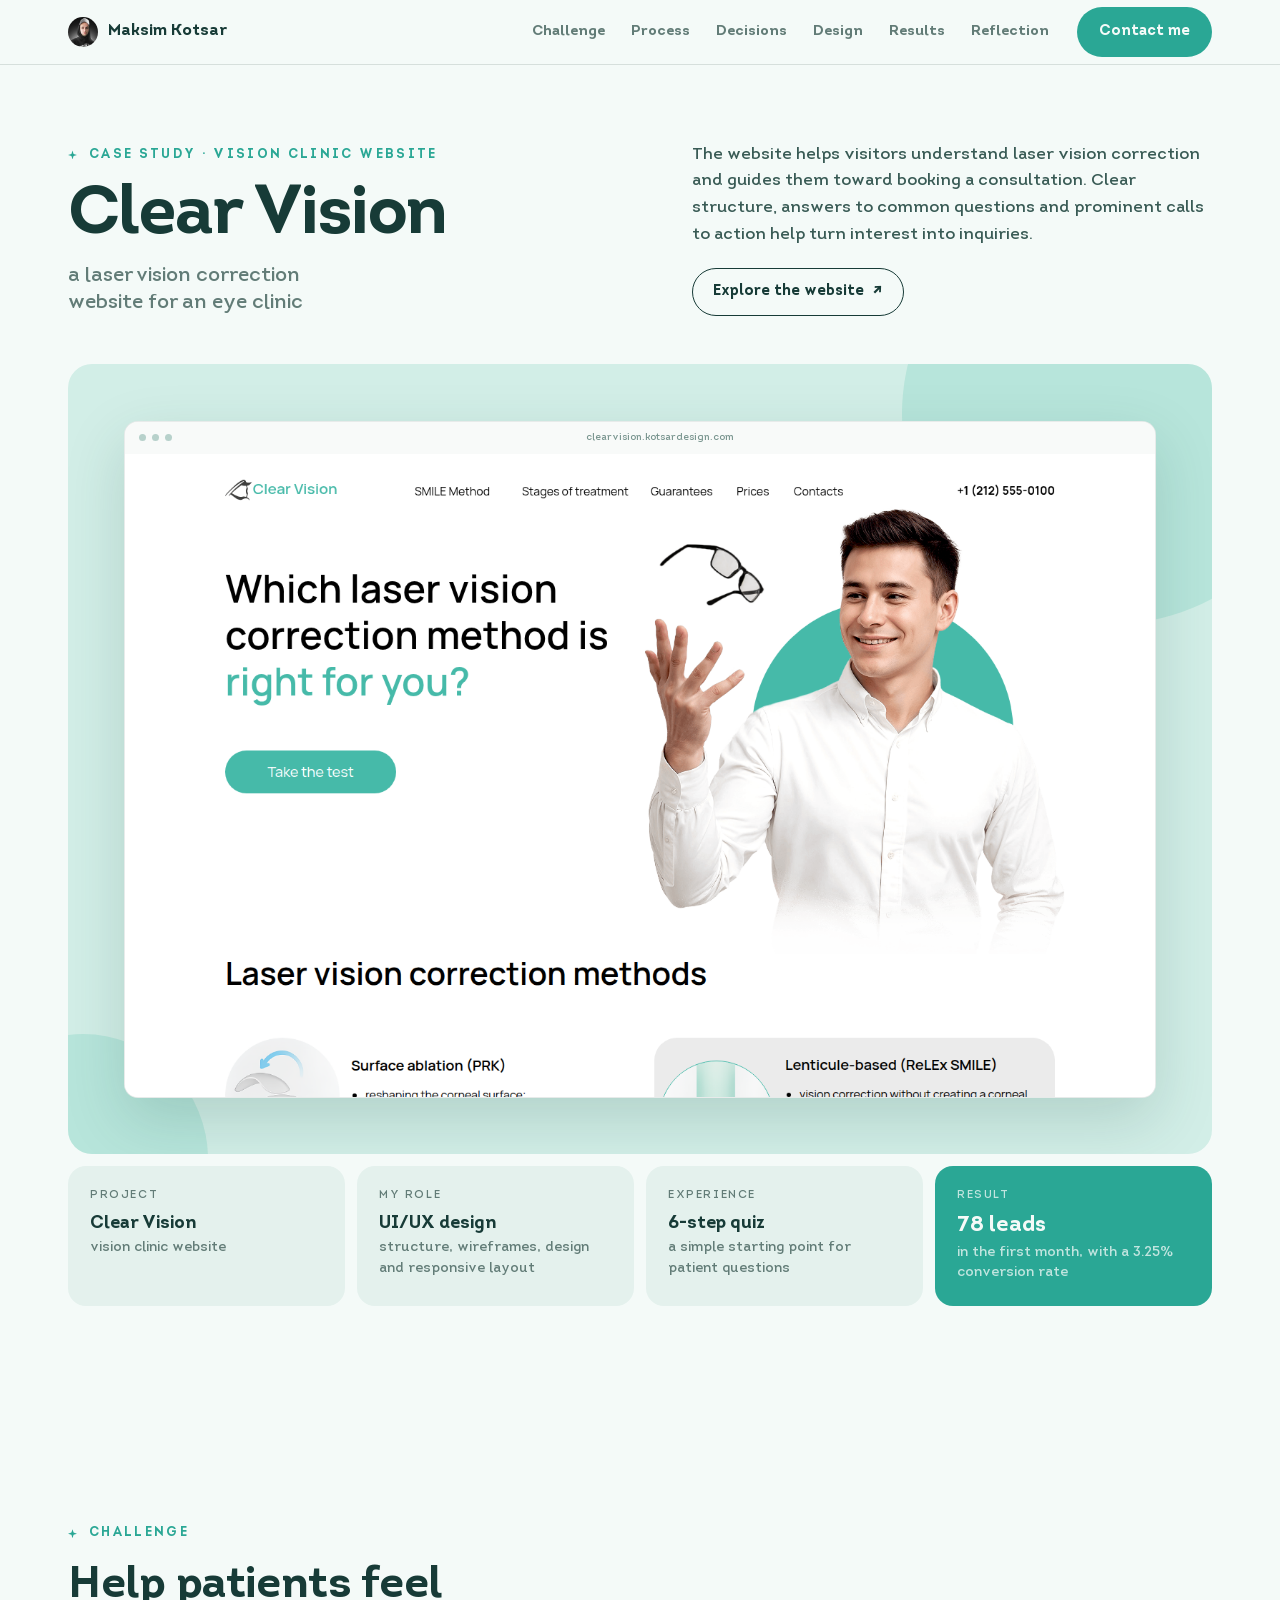
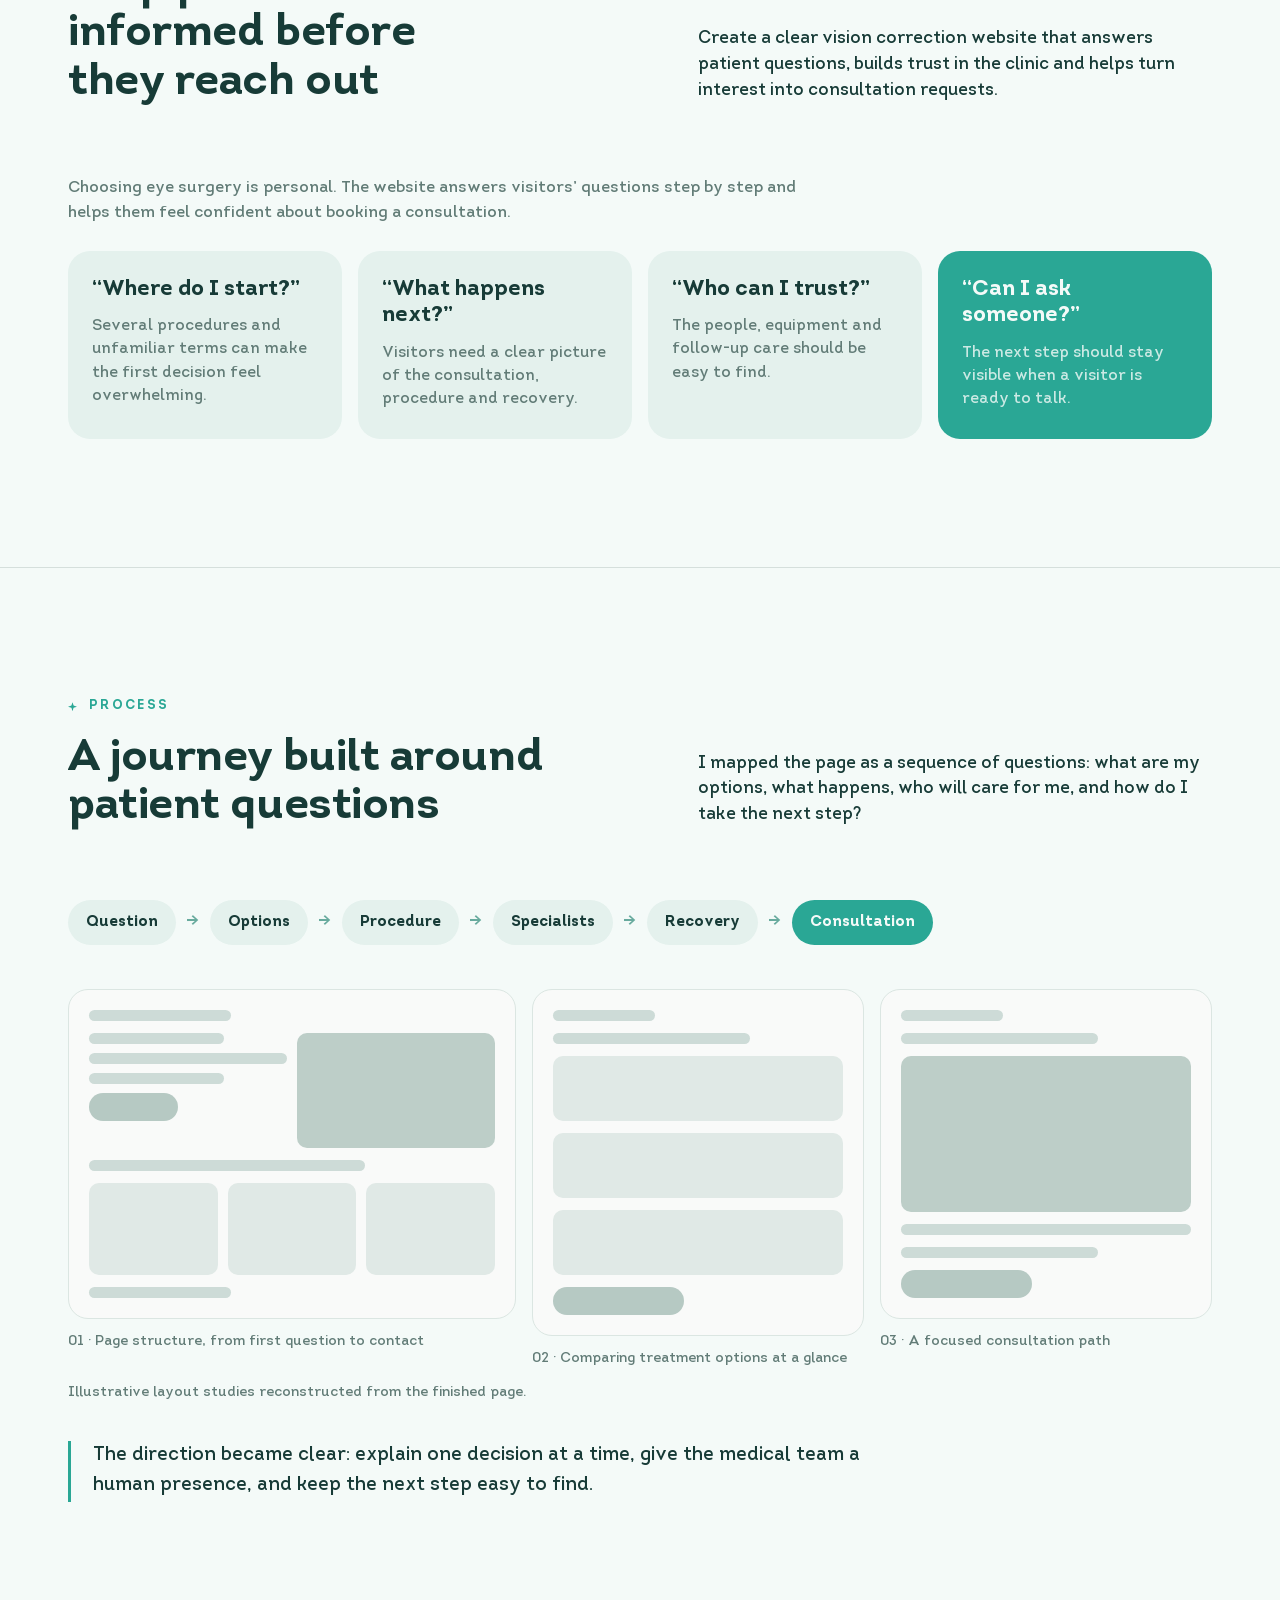
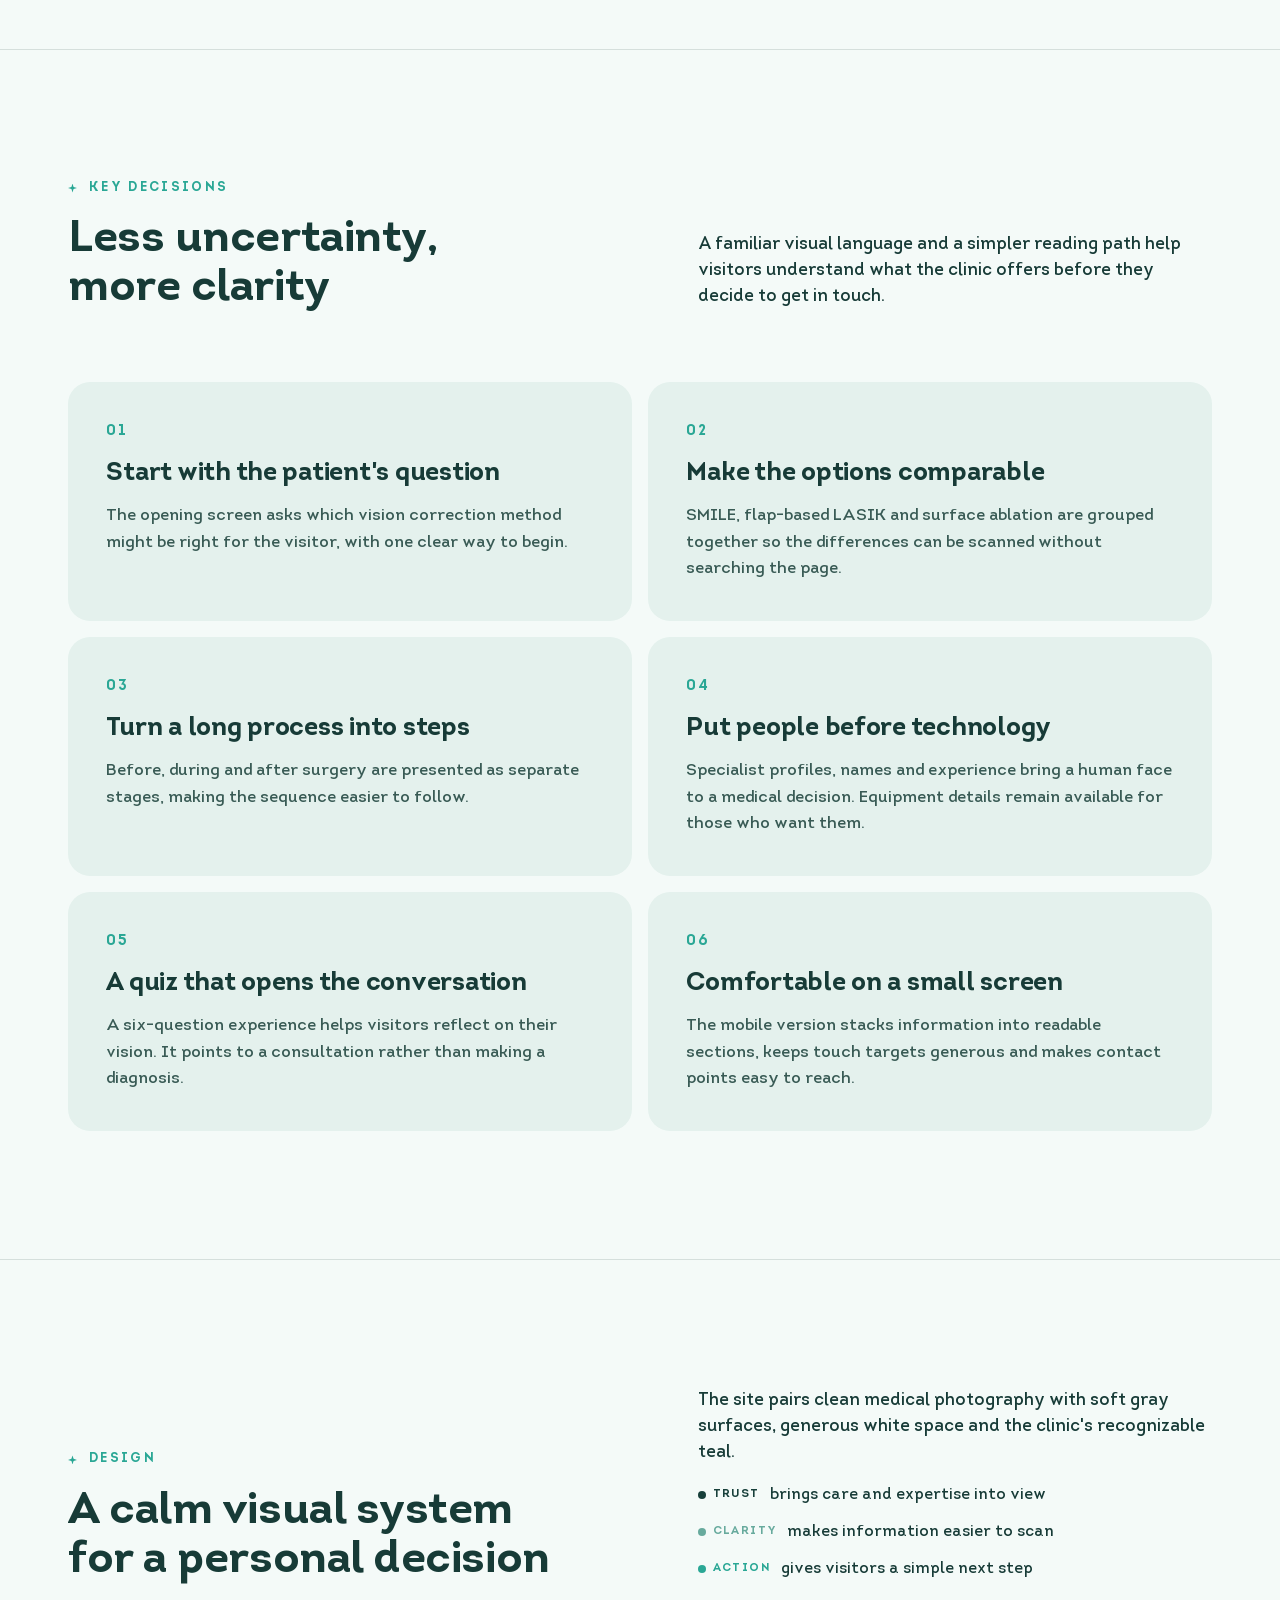
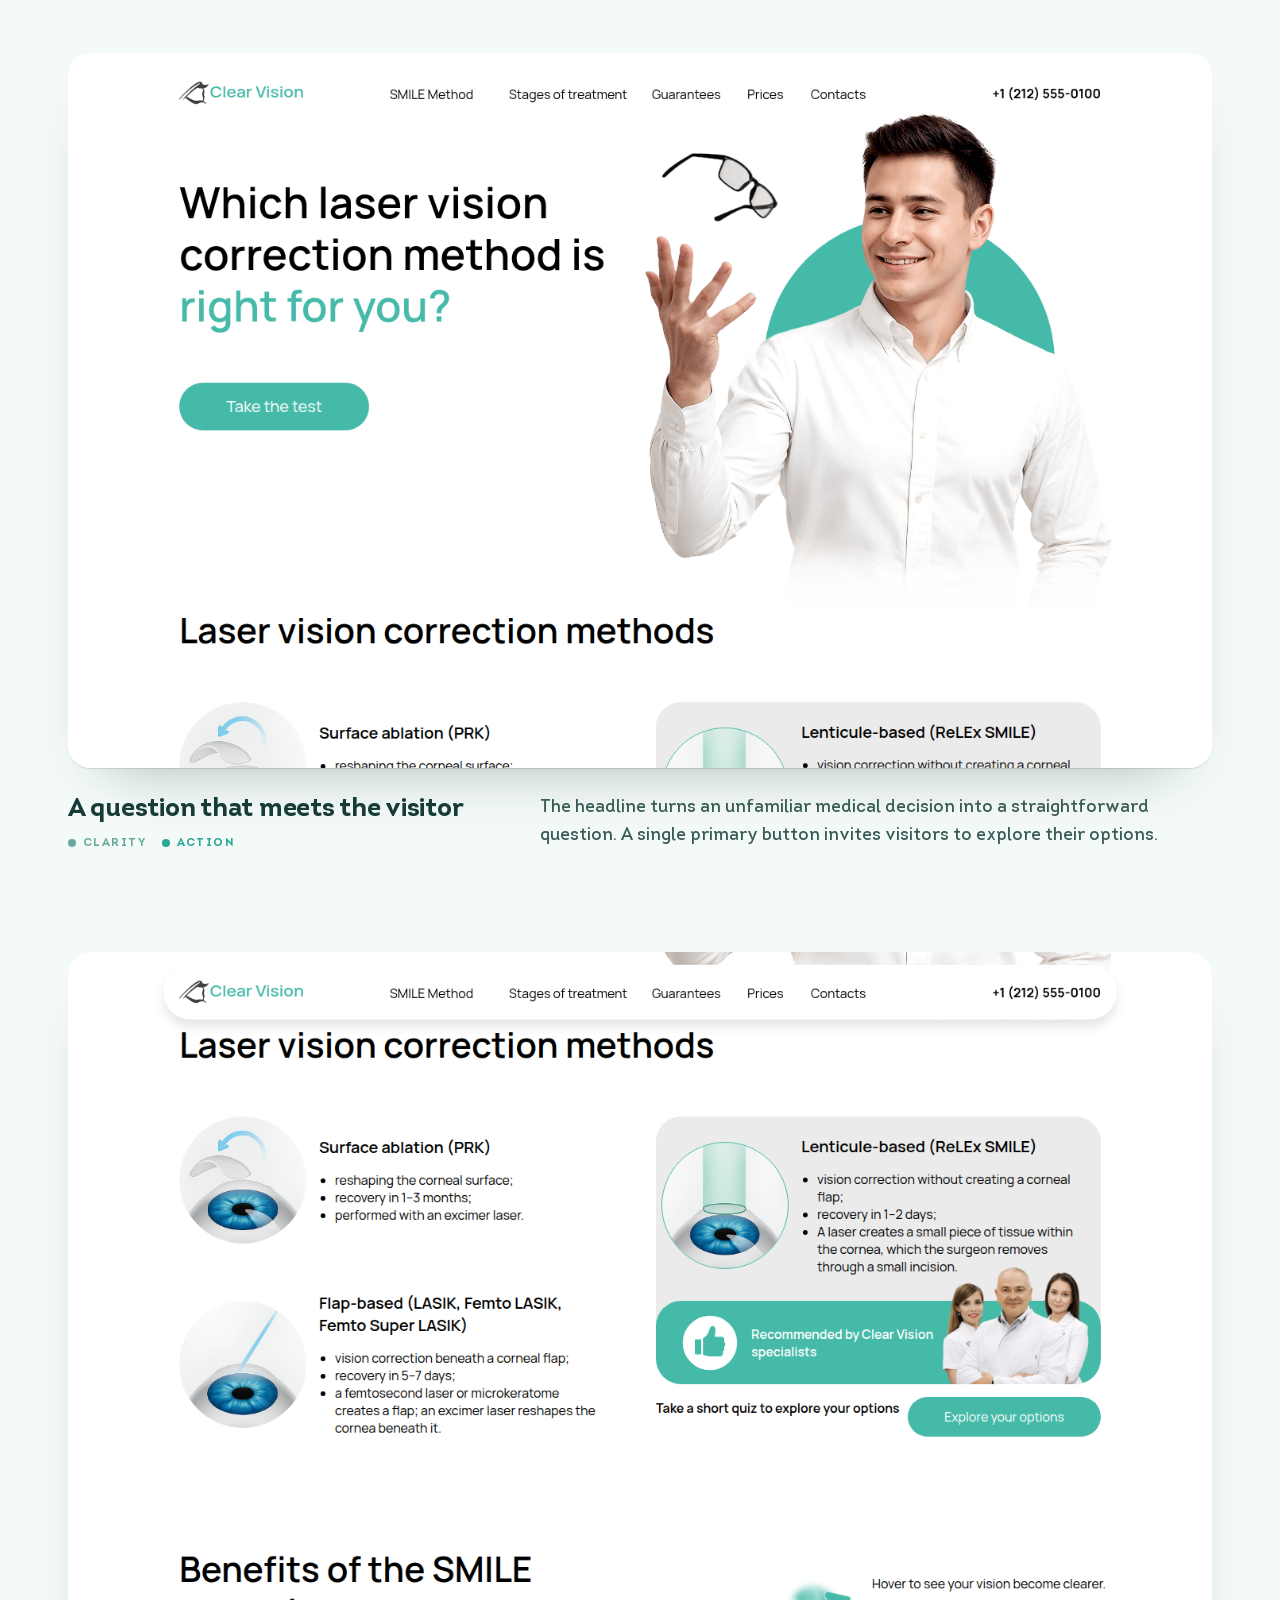
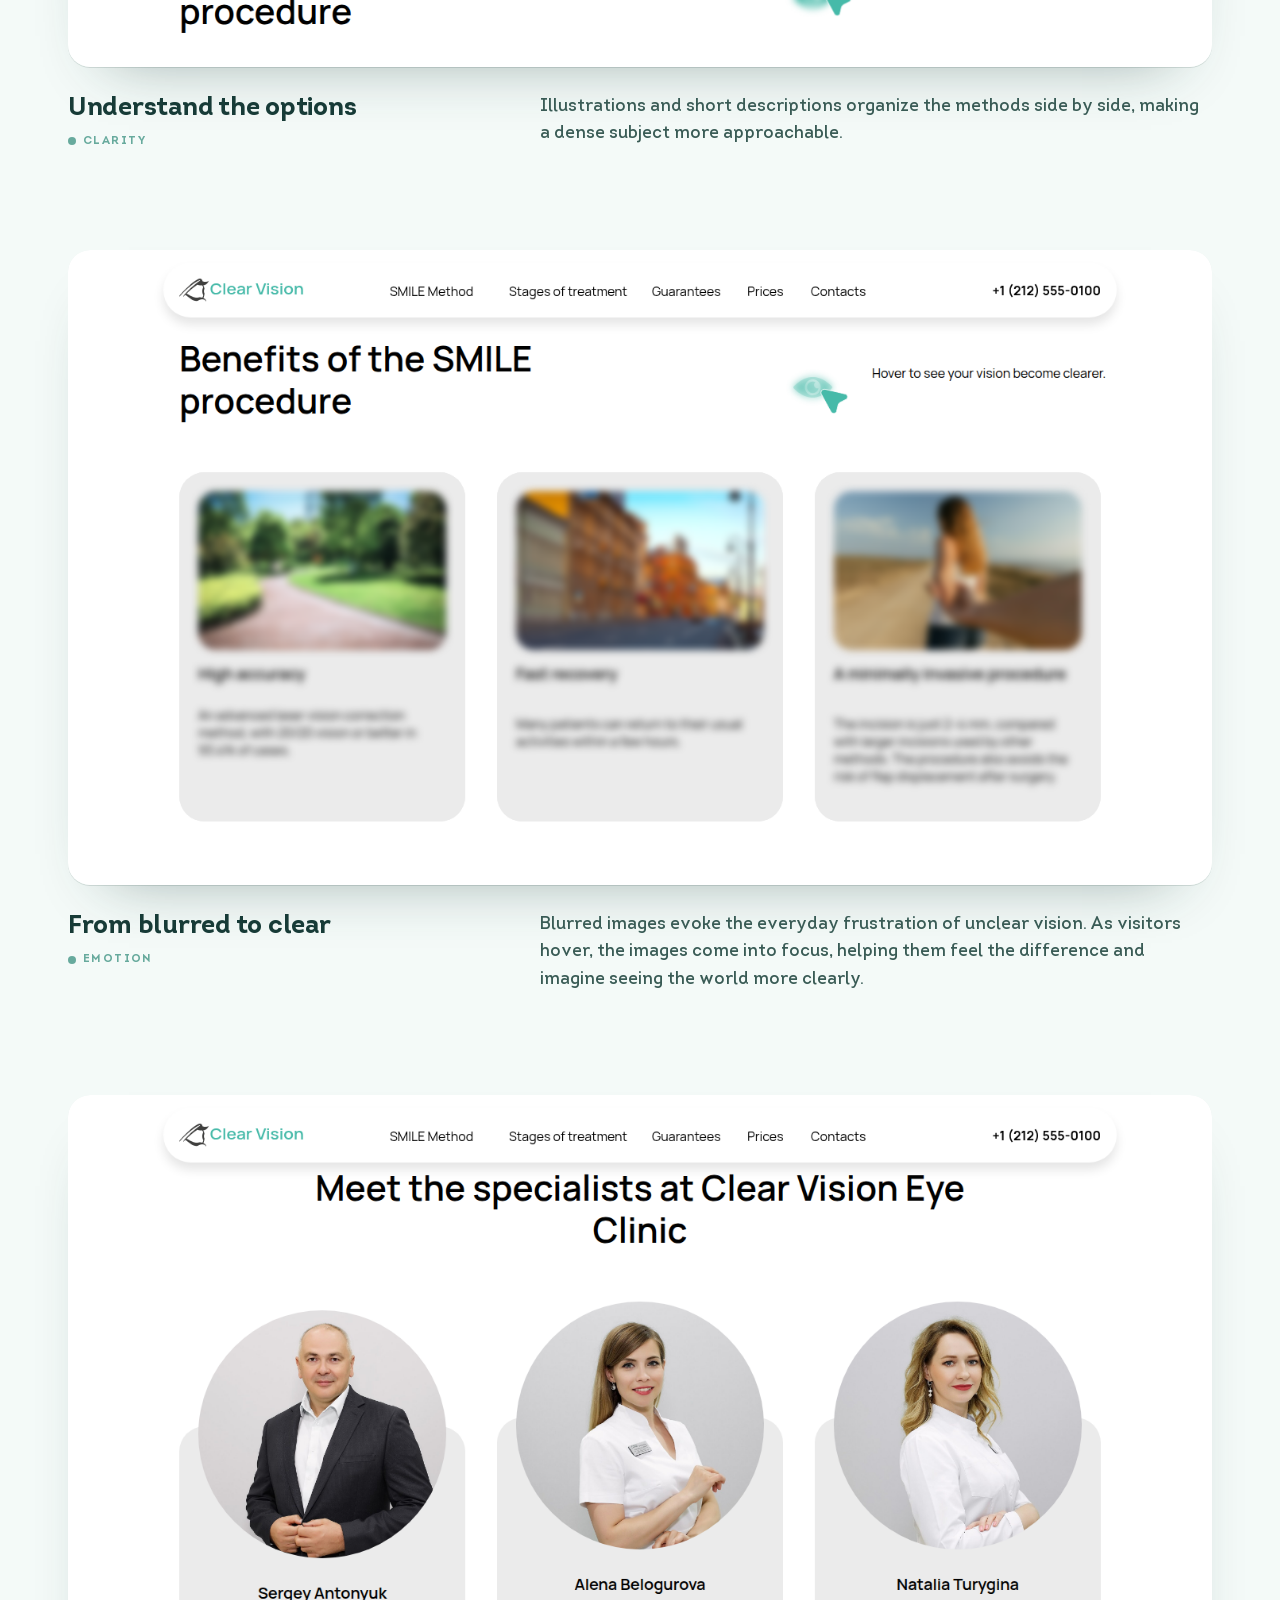
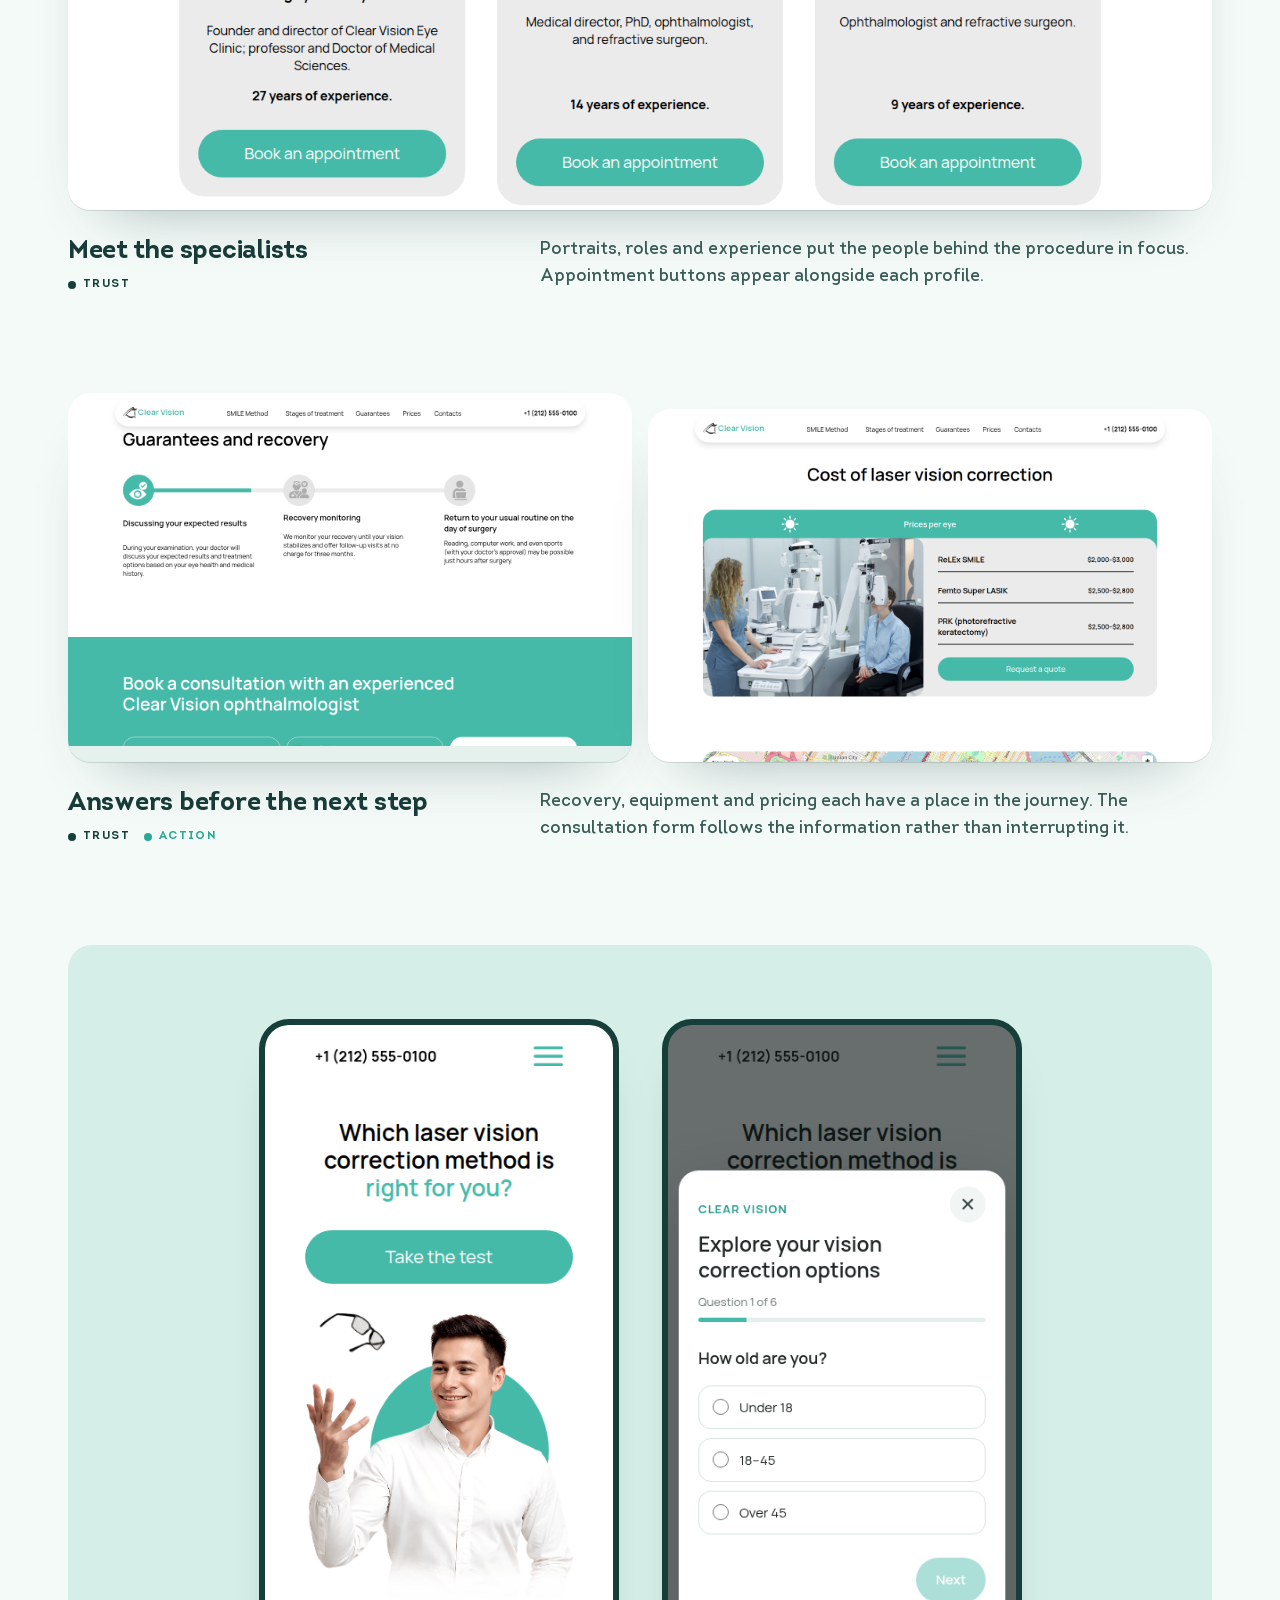
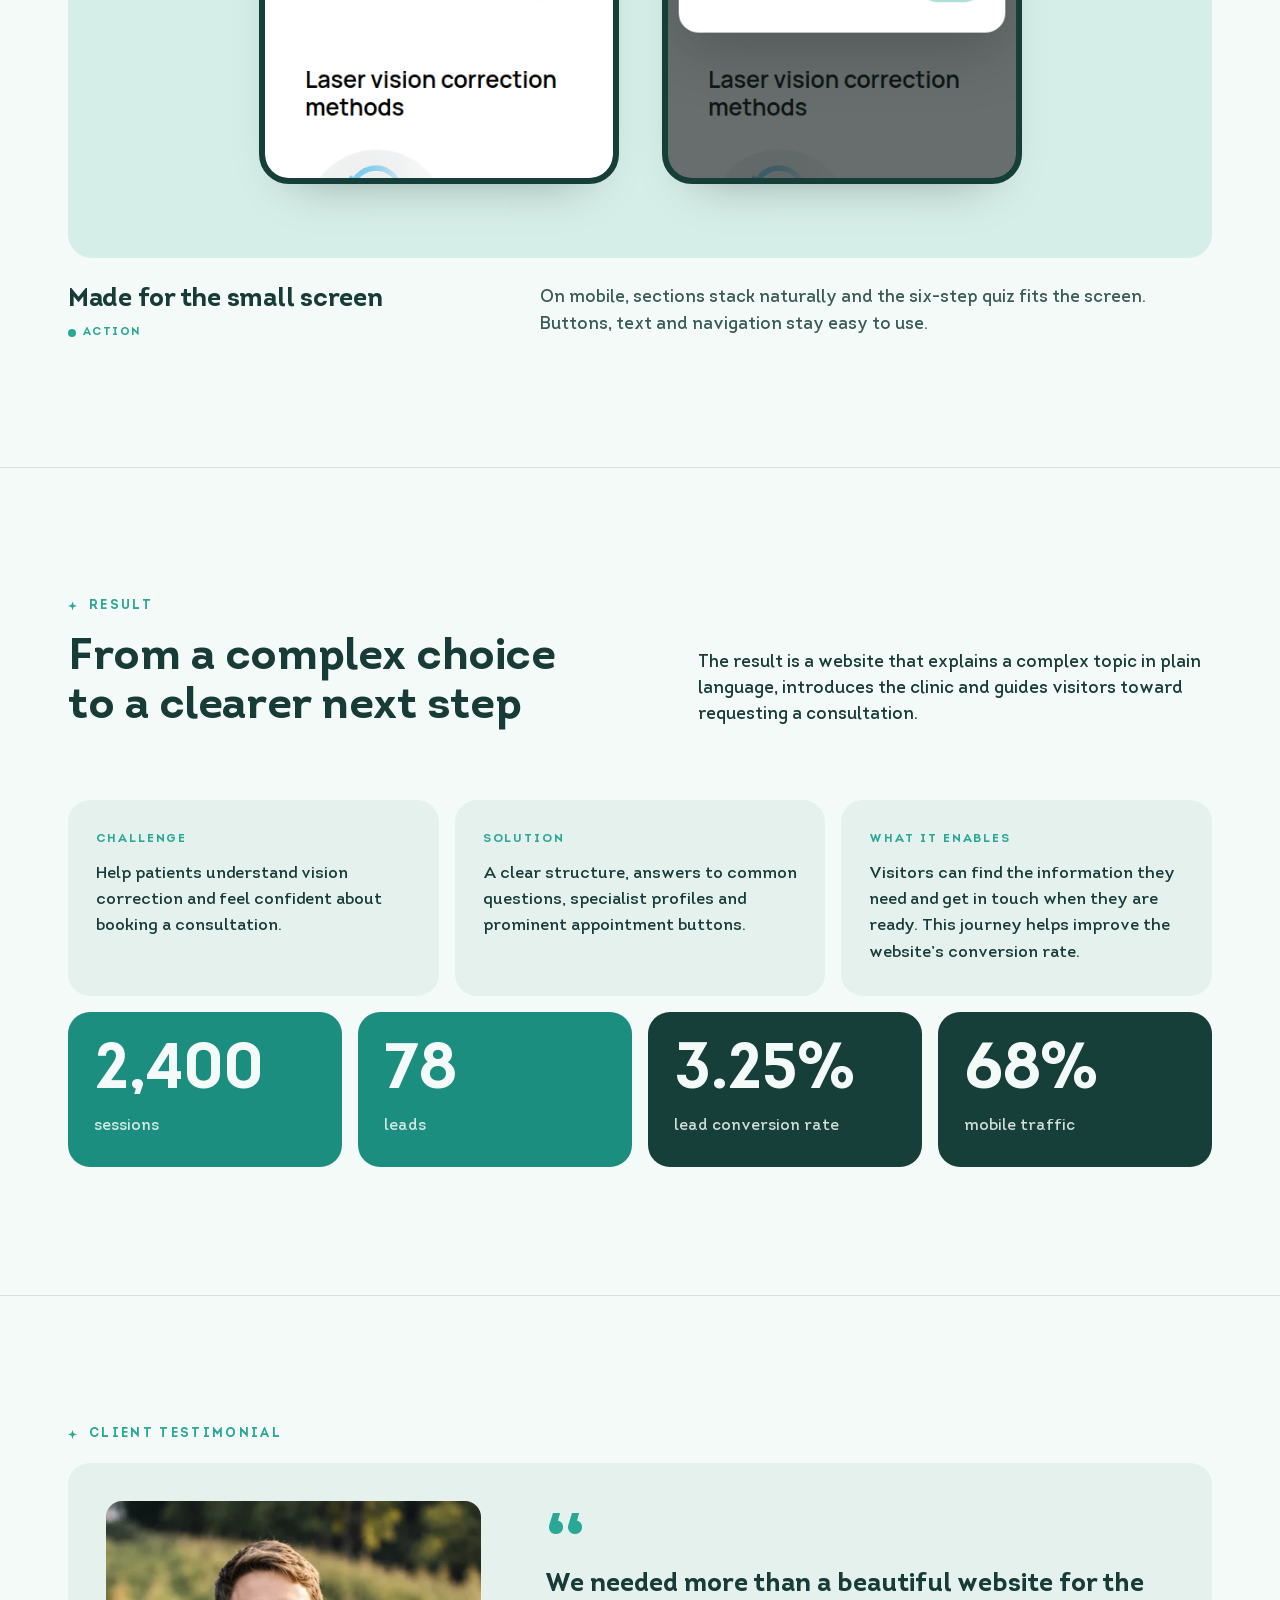
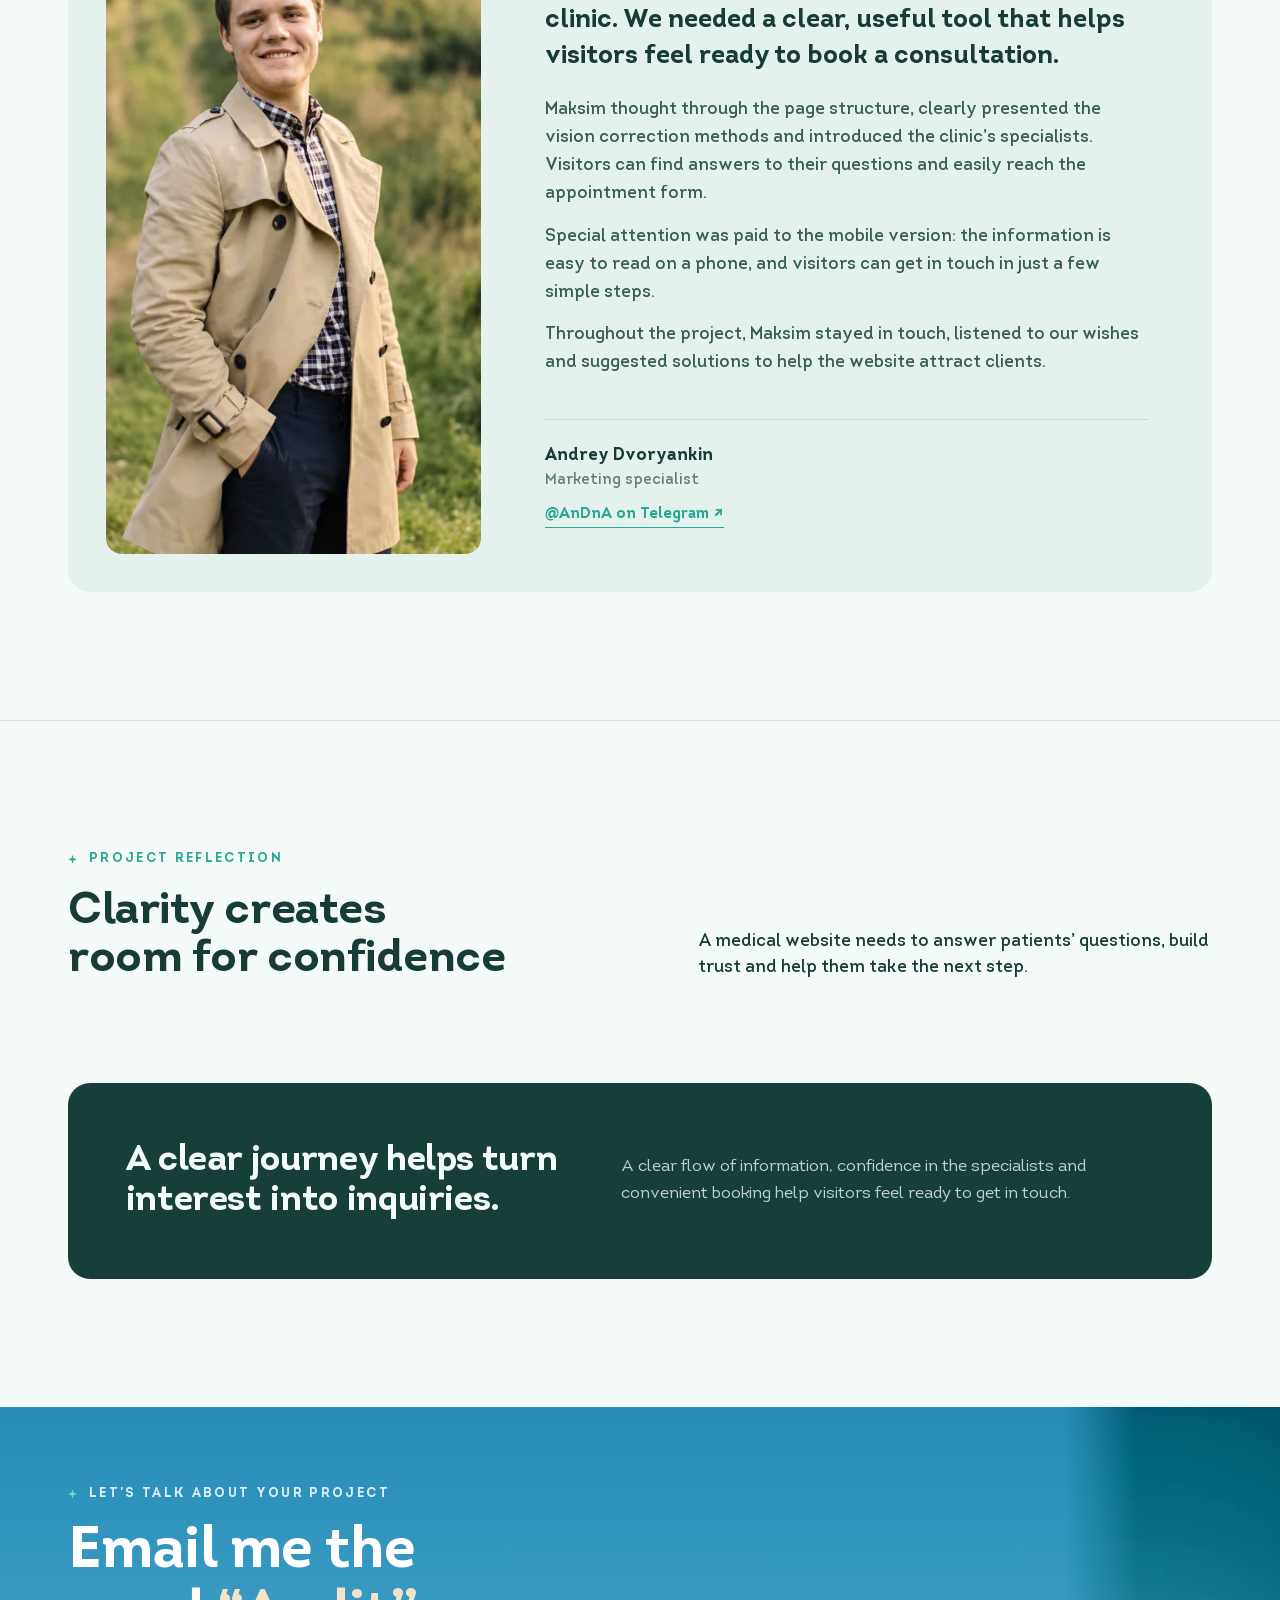
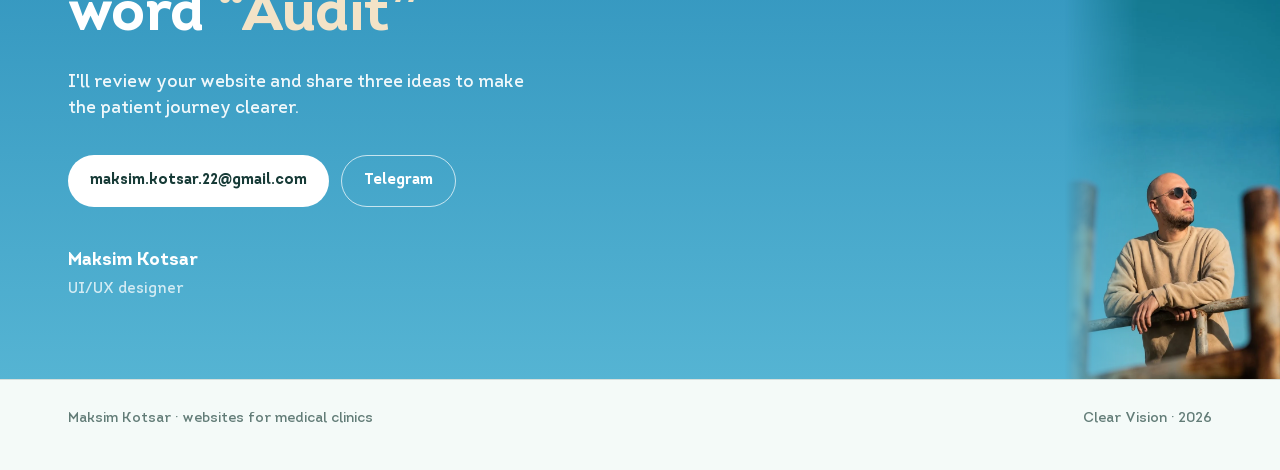
<file: index.html>
<!doctype html>
<html lang="en"><head><meta charset="utf-8"><meta name="viewport" content="width=device-width,initial-scale=1"><title>Clear Vision — vision clinic website case study</title><meta name="description" content="A vision clinic website case study: a clear patient journey, thoughtful design and a path to more inquiries."><meta property="og:title" content="Clear Vision — website case study"><meta property="og:description" content="A clearer patient journey for a vision clinic."><meta property="og:type" content="website"><link rel="stylesheet" href="style.css?v=3"><link rel="icon" href="assets/img/favicon-brand.png?v=1" type="image/png"></head>
<body><header class="bar"><div class="wrap"><span class="name-ph"><img src="assets/img/maksim-avatar.webp" alt="" width="30" height="30">Maksim Kotsar<em> · websites for medical clinics</em></span><nav class="nav" aria-label="Sections"><a href="#task">Challenge</a><a href="#process">Process</a><a href="#decisions">Decisions</a><a href="#design">Design</a><a href="#result">Results</a><a href="#reflection">Reflection</a></nav><div class="bar-r"><a class="btn" href="#contact">Contact me</a><button class="burger" type="button" aria-expanded="false" aria-controls="menu" aria-label="Open menu"><i></i></button></div></div><nav class="menu" id="menu" aria-label="Mobile sections"><small>Sections</small><a href="#task">Challenge</a><a href="#process">Process</a><a href="#decisions">Decisions</a><a href="#design">Design</a><a href="#result">Results</a><a href="#reflection">Reflection</a><a class="btn" href="#contact">Contact me</a></nav><div class="progress" aria-hidden="true"></div></header>
<main><div class="hero"><div class="wrap"><div class="hb-top"><div><div class="kicker">Case study · Vision clinic website</div><h1><span class="hb-name">Clear Vision</span><span class="hb-sub">a laser vision correction website for an eye clinic</span></h1></div><div class="hb-right"><p class="lead">The website helps visitors understand laser vision correction and guides them toward booking a consultation. Clear structure, answers to common questions and prominent calls to action help turn interest into inquiries.</p><a class="site-link" href="https://clearvision.kotsardesign.com/" target="_blank" rel="noopener">Explore the website <span aria-hidden="true">↗</span></a></div></div><div class="teaser-frame"><a class="browser-shot" href="https://clearvision.kotsardesign.com/" target="_blank" rel="noopener" aria-label="Open the Clear Vision website"><div class="browser-top" aria-hidden="true"><i></i><i></i><i></i><span>clearvision.kotsardesign.com</span></div><img src="assets/img/desktop-hero.png?v=2" alt="Clear Vision website showing the opening screen" width="1440" height="900"></a></div><div class="hb-meta"><div><small>Project</small><strong>Clear Vision</strong><span>vision clinic website</span></div><div><small>My role</small><strong>UI/UX design</strong><span>structure, wireframes, design and responsive layout</span></div><div><small>Experience</small><strong>6-step quiz</strong><span>a simple starting point for patient questions</span></div><div class="res"><small>Result</small><strong>78 leads</strong><span>in the first month, with a 3.25% conversion rate</span></div></div></div></div>
<section id="task"><div class="wrap"><div class="sec-head"><div><div class="kicker">Challenge</div><h2>Help patients feel informed before they reach out</h2></div><p class="lead">Create a clear vision correction website that answers patient questions, builds trust in the clinic and helps turn interest into consultation requests.</p></div><p class="obj-intro">Choosing eye surgery is personal. The website answers visitors’ questions step by step and helps them feel confident about booking a consultation.</p><div class="objections"><div class="obj"><div class="q">“Where do I start?”</div><p>Several procedures and unfamiliar terms can make the first decision feel overwhelming.</p></div><div class="obj"><div class="q">“What happens next?”</div><p>Visitors need a clear picture of the consultation, procedure and recovery.</p></div><div class="obj"><div class="q">“Who can I trust?”</div><p>The people, equipment and follow-up care should be easy to find.</p></div><div class="obj"><div class="q">“Can I ask someone?”</div><p>The next step should stay visible when a visitor is ready to talk.</p></div></div></div></section>
<section id="process"><div class="wrap"><div class="sec-head"><div><div class="kicker">Process</div><h2>A journey built around patient questions</h2></div><p class="lead">I mapped the page as a sequence of questions: what are my options, what happens, who will care for me, and how do I take the next step?</p></div><div class="journey"><span>Question</span><em>→</em><span>Options</span><em>→</em><span>Procedure</span><em>→</em><span>Specialists</span><em>→</em><span>Recovery</span><em>→</em><span>Consultation</span></div><div class="proto-grid"><figure class="proto-figure"><div class="proto-canvas"><div class="proto-bar short"></div><div class="proto-row"><div class="proto-content"><div class="proto-bar medium"></div><div class="proto-bar"></div><div class="proto-bar medium"></div><div class="proto-button"></div></div><div class="proto-box dark"></div></div><div class="proto-bar medium"></div><div class="proto-row"><div class="proto-box"></div><div class="proto-box"></div><div class="proto-box"></div></div><div class="proto-bar short"></div></div><figcaption>01 · Page structure, from first question to contact</figcaption></figure><figure class="proto-figure"><div class="proto-canvas"><div class="proto-bar short"></div><div class="proto-bar medium"></div><div class="proto-box"></div><div class="proto-box"></div><div class="proto-box"></div><div class="proto-button"></div></div><figcaption>02 · Comparing treatment options at a glance</figcaption></figure><figure class="proto-figure"><div class="proto-canvas"><div class="proto-bar short"></div><div class="proto-bar medium"></div><div class="proto-box dark"></div><div class="proto-bar"></div><div class="proto-bar medium"></div><div class="proto-button"></div></div><figcaption>03 · A focused consultation path</figcaption></figure></div><p class="case-note">Illustrative layout studies reconstructed from the finished page.</p><p class="quote-note">The direction became clear: explain one decision at a time, give the medical team a human presence, and keep the next step easy to find.</p></div></section>
<section id="decisions"><div class="wrap"><div class="sec-head"><div><div class="kicker">Key decisions</div><h2>Less uncertainty, more clarity</h2></div><p class="lead">A familiar visual language and a simpler reading path help visitors understand what the clinic offers before they decide to get in touch.</p></div><div class="decisions"><article class="dec"><div class="n">01</div><h3>Start with the patient's question</h3><p>The opening screen asks which vision correction method might be right for the visitor, with one clear way to begin.</p></article><article class="dec"><div class="n">02</div><h3>Make the options comparable</h3><p>SMILE, flap-based LASIK and surface ablation are grouped together so the differences can be scanned without searching the page.</p></article><article class="dec"><div class="n">03</div><h3>Turn a long process into steps</h3><p>Before, during and after surgery are presented as separate stages, making the sequence easier to follow.</p></article><article class="dec"><div class="n">04</div><h3>Put people before technology</h3><p>Specialist profiles, names and experience bring a human face to a medical decision. Equipment details remain available for those who want them.</p></article><article class="dec"><div class="n">05</div><h3>A quiz that opens the conversation</h3><p>A six-question experience helps visitors reflect on their vision. It points to a consultation rather than making a diagnosis.</p></article><article class="dec"><div class="n">06</div><h3>Comfortable on a small screen</h3><p>The mobile version stacks information into readable sections, keeps touch targets generous and makes contact points easy to reach.</p></article></div></div></section>
<section id="design"><div class="wrap"><div class="sec-head"><div><div class="kicker">Design</div><h2>A calm visual system for a personal decision</h2></div><div><p class="lead">The site pairs clean medical photography with soft gray surfaces, generous white space and the clinic's recognizable teal.</p><div class="legend"><div><span class="tag t-trust">Trust</span> brings care and expertise into view</div><div><span class="tag t-want">Clarity</span> makes information easier to scan</div><div><span class="tag t-buy">Action</span> gives visitors a simple next step</div></div></div></div><figure class="shot"><div class="media"><img src="assets/img/desktop-hero.png?v=2" alt="Clear Vision homepage with the main question and test button" loading="lazy" width="1440" height="900"></div><figcaption class="cap"><h3>A question that meets the visitor<span class="tags"><span class="tag t-want">Clarity</span><span class="tag t-buy">Action</span></span></h3><p>The headline turns an unfamiliar medical decision into a straightforward question. A single primary button invites visitors to explore their options.</p></figcaption></figure><figure class="shot"><div class="media"><img src="assets/img/methods.png?v=2" alt="A comparison of vision correction methods" loading="lazy" width="1440" height="900"></div><figcaption class="cap"><h3>Understand the options<span class="tags"><span class="tag t-want">Clarity</span></span></h3><p>Illustrations and short descriptions organize the methods side by side, making a dense subject more approachable.</p></figcaption></figure><figure class="shot"><div class="media"><img src="assets/img/benefits.png" alt="Interactive cards showing blurred images in the SMILE benefits section" loading="lazy" width="1440" height="800"></div><figcaption class="cap"><h3>From blurred to clear<span class="tags"><span class="tag t-want">Emotion</span></span></h3><p>Blurred images evoke the everyday frustration of unclear vision. As visitors hover, the images come into focus, helping them feel the difference and imagine seeing the world more clearly.</p></figcaption></figure><figure class="shot"><div class="media"><img src="assets/img/doctors.png?v=2" alt="Specialist profiles and consultation buttons" loading="lazy" width="1440" height="900"></div><figcaption class="cap"><h3>Meet the specialists<span class="tags"><span class="tag t-trust">Trust</span></span></h3><p>Portraits, roles and experience put the people behind the procedure in focus. Appointment buttons appear alongside each profile.</p></figcaption></figure><figure class="shot"><div class="showcase-pair"><div class="media"><img src="assets/img/recovery.png?v=2" alt="Recovery information and consultation form" loading="lazy" width="1440" height="900"></div><div class="media"><img src="assets/img/price.png?v=2" alt="The vision correction pricing section" loading="lazy" width="1440" height="900"></div></div><figcaption class="cap"><h3>Answers before the next step<span class="tags"><span class="tag t-trust">Trust</span><span class="tag t-buy">Action</span></span></h3><p>Recovery, equipment and pricing each have a place in the journey. The consultation form follows the information rather than interrupting it.</p></figcaption></figure><figure class="shot"><div class="mobile-stage"><div class="phones"><div class="phone"><img src="assets/img/mobile-hero.png?v=2" alt="Mobile homepage" loading="lazy" width="390" height="844"></div><div class="phone"><img src="assets/img/mobile-quiz.png?v=2" alt="Mobile view of the vision questionnaire" loading="lazy" width="390" height="844"></div></div></div><figcaption class="cap"><h3>Made for the small screen<span class="tags"><span class="tag t-buy">Action</span></span></h3><p>On mobile, sections stack naturally and the six-step quiz fits the screen. Buttons, text and navigation stay easy to use.</p></figcaption></figure></div></section>
<section id="result"><div class="wrap"><div class="sec-head"><div><div class="kicker">Result</div><h2>From a complex choice to a clearer next step</h2></div><p class="lead">The result is a website that explains a complex topic in plain language, introduces the clinic and guides visitors toward requesting a consultation.</p></div><div class="ba"><div><small>Challenge</small><p>Help patients understand vision correction and feel confident about booking a consultation.</p></div><div><small>Solution</small><p>A clear structure, answers to common questions, specialist profiles and prominent appointment buttons.</p></div><div><small>What it enables</small><p>Visitors can find the information they need and get in touch when they are ready. This journey helps improve the website’s conversion rate.</p></div></div><div class="stats"><div class="stat"><b>2,400</b><span>sessions</span></div><div class="stat"><b>78</b><span>leads</span></div><div class="stat"><b>3.25%</b><span>lead conversion rate</span></div><div class="stat"><b>68%</b><span>mobile traffic</span></div></div></div></section>
<section id="review"><div class="wrap"><div class="kicker">Client testimonial</div><figure class="review"><div class="review-photo"><img src="assets/img/review-andrey.webp" alt="Andrey Dvoryankin" width="800" height="960" loading="lazy"></div><div><div class="q-mark" aria-hidden="true">“</div><blockquote><p class="q-lead">We needed more than a beautiful website for the clinic. We needed a clear, useful tool that helps visitors feel ready to book a consultation.</p><p>Maksim thought through the page structure, clearly presented the vision correction methods and introduced the clinic’s specialists. Visitors can find answers to their questions and easily reach the appointment form.</p><p>Special attention was paid to the mobile version: the information is easy to read on a phone, and visitors can get in touch in just a few simple steps.</p><p>Throughout the project, Maksim stayed in touch, listened to our wishes and suggested solutions to help the website attract clients.</p></blockquote><div class="who"><b>Andrey Dvoryankin</b>Marketing specialist<a class="tg" href="https://t.me/AnDnA" target="_blank" rel="noopener">@AnDnA on Telegram ↗</a></div></div></figure></div></section><section id="reflection"><div class="wrap"><div class="sec-head"><div><div class="kicker">Project reflection</div><h2>Clarity creates room for confidence</h2></div><p class="lead">A medical website needs to answer patients’ questions, build trust and help them take the next step.</p></div><div class="motion-note"><h3>A clear journey helps turn interest into inquiries.</h3><p>A clear flow of information, confidence in the specialists and convenient booking help visitors feel ready to get in touch.</p></div></div></section>
<section id="contact" class="contact"><picture class="contact-bg"><source media="(max-width:860px)" srcset="assets/img/contact-mobile.webp" width="751" height="2000"><img src="assets/img/contact-desktop.webp" alt="Maksim Kotsar" width="1672" height="941" loading="lazy"></picture><div class="wrap contact-grid"><div class="cta"><div class="kicker">Let's talk about your project</div><h2>Email me the word <em>“Audit”</em></h2><p class="lead">I'll review your website and share three ideas to make the patient journey clearer.</p><div class="links"><a class="btn" href="mailto:maksim.kotsar.22@gmail.com?subject=Audit">maksim.kotsar.22@gmail.com</a><a class="btn ghost" href="https://t.me/maksimkotsar" target="_blank" rel="noopener">Telegram</a></div><p class="sign"><b>Maksim Kotsar</b>UI/UX designer</p></div></div></section></main><footer><div class="wrap"><span>Maksim Kotsar · websites for medical clinics</span><span>Clear Vision · 2026</span></div></footer><script src="script.js" defer></script></body></html>
</file>
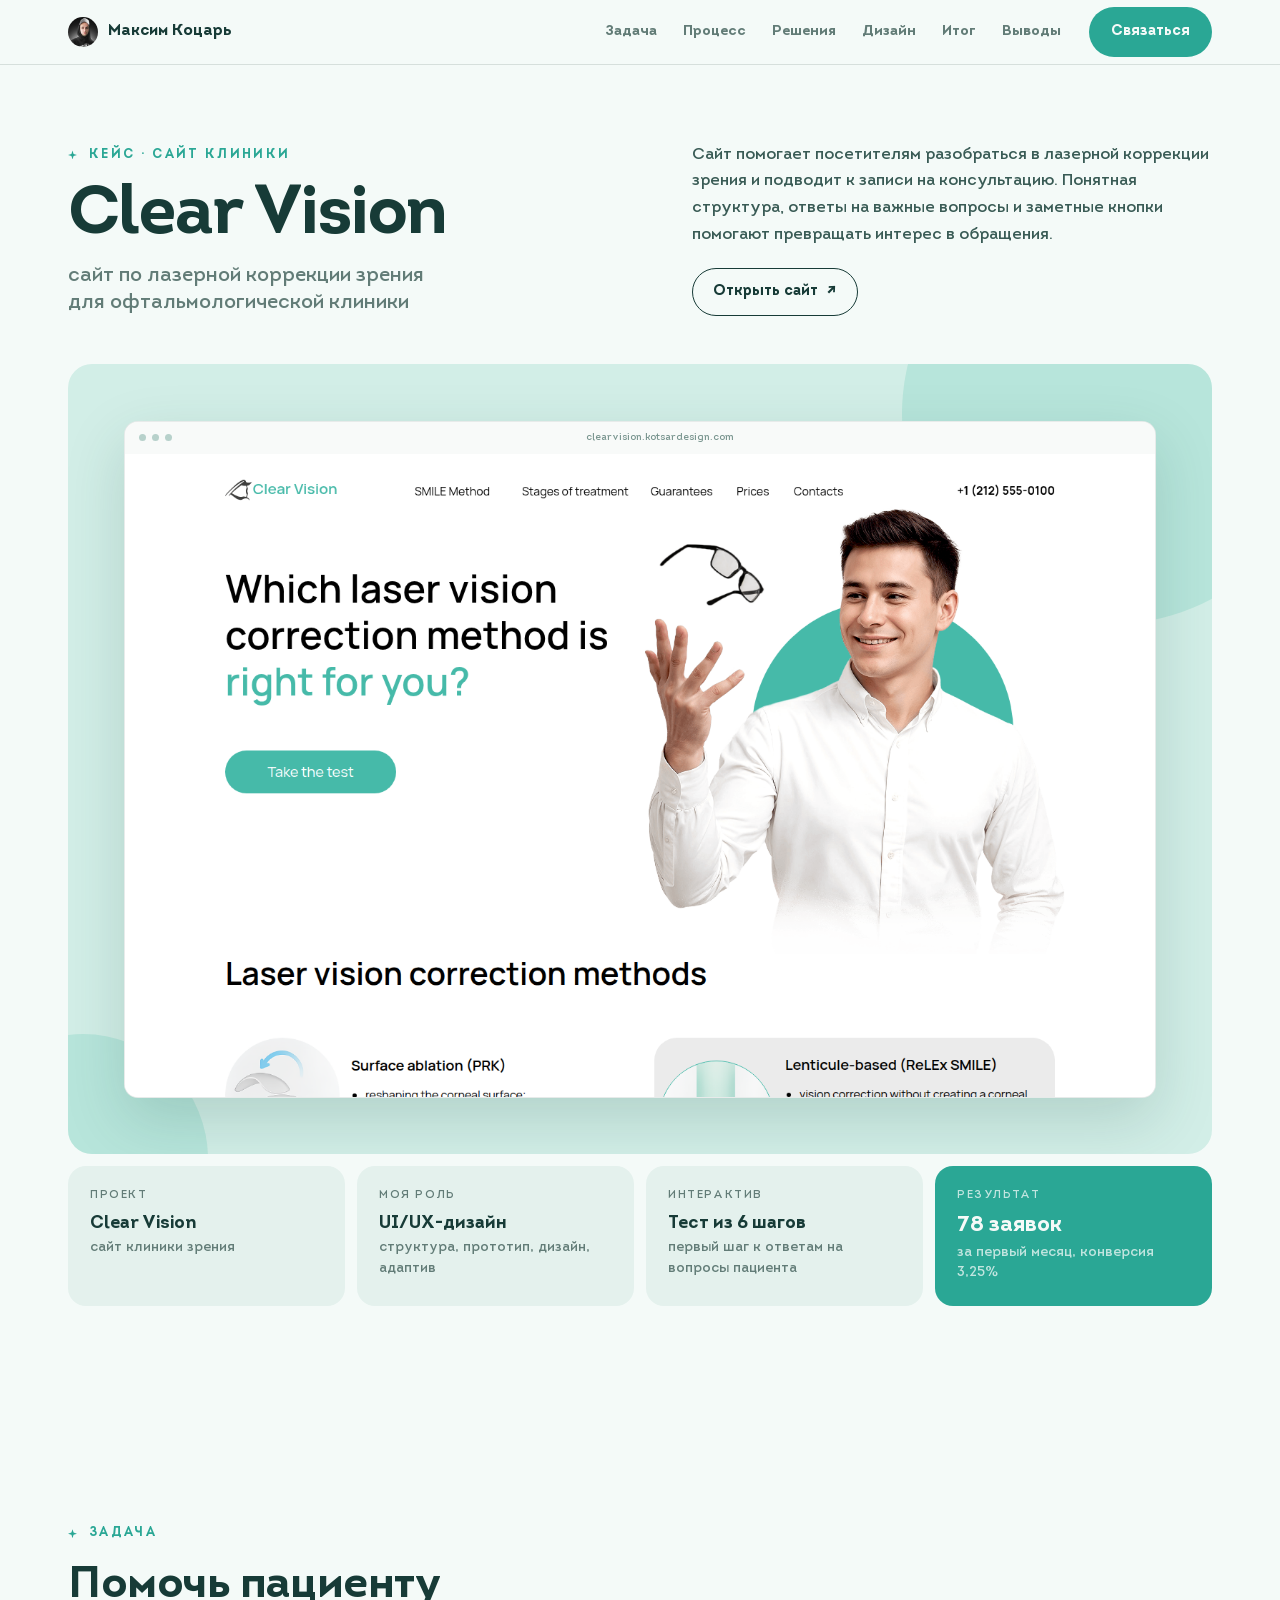
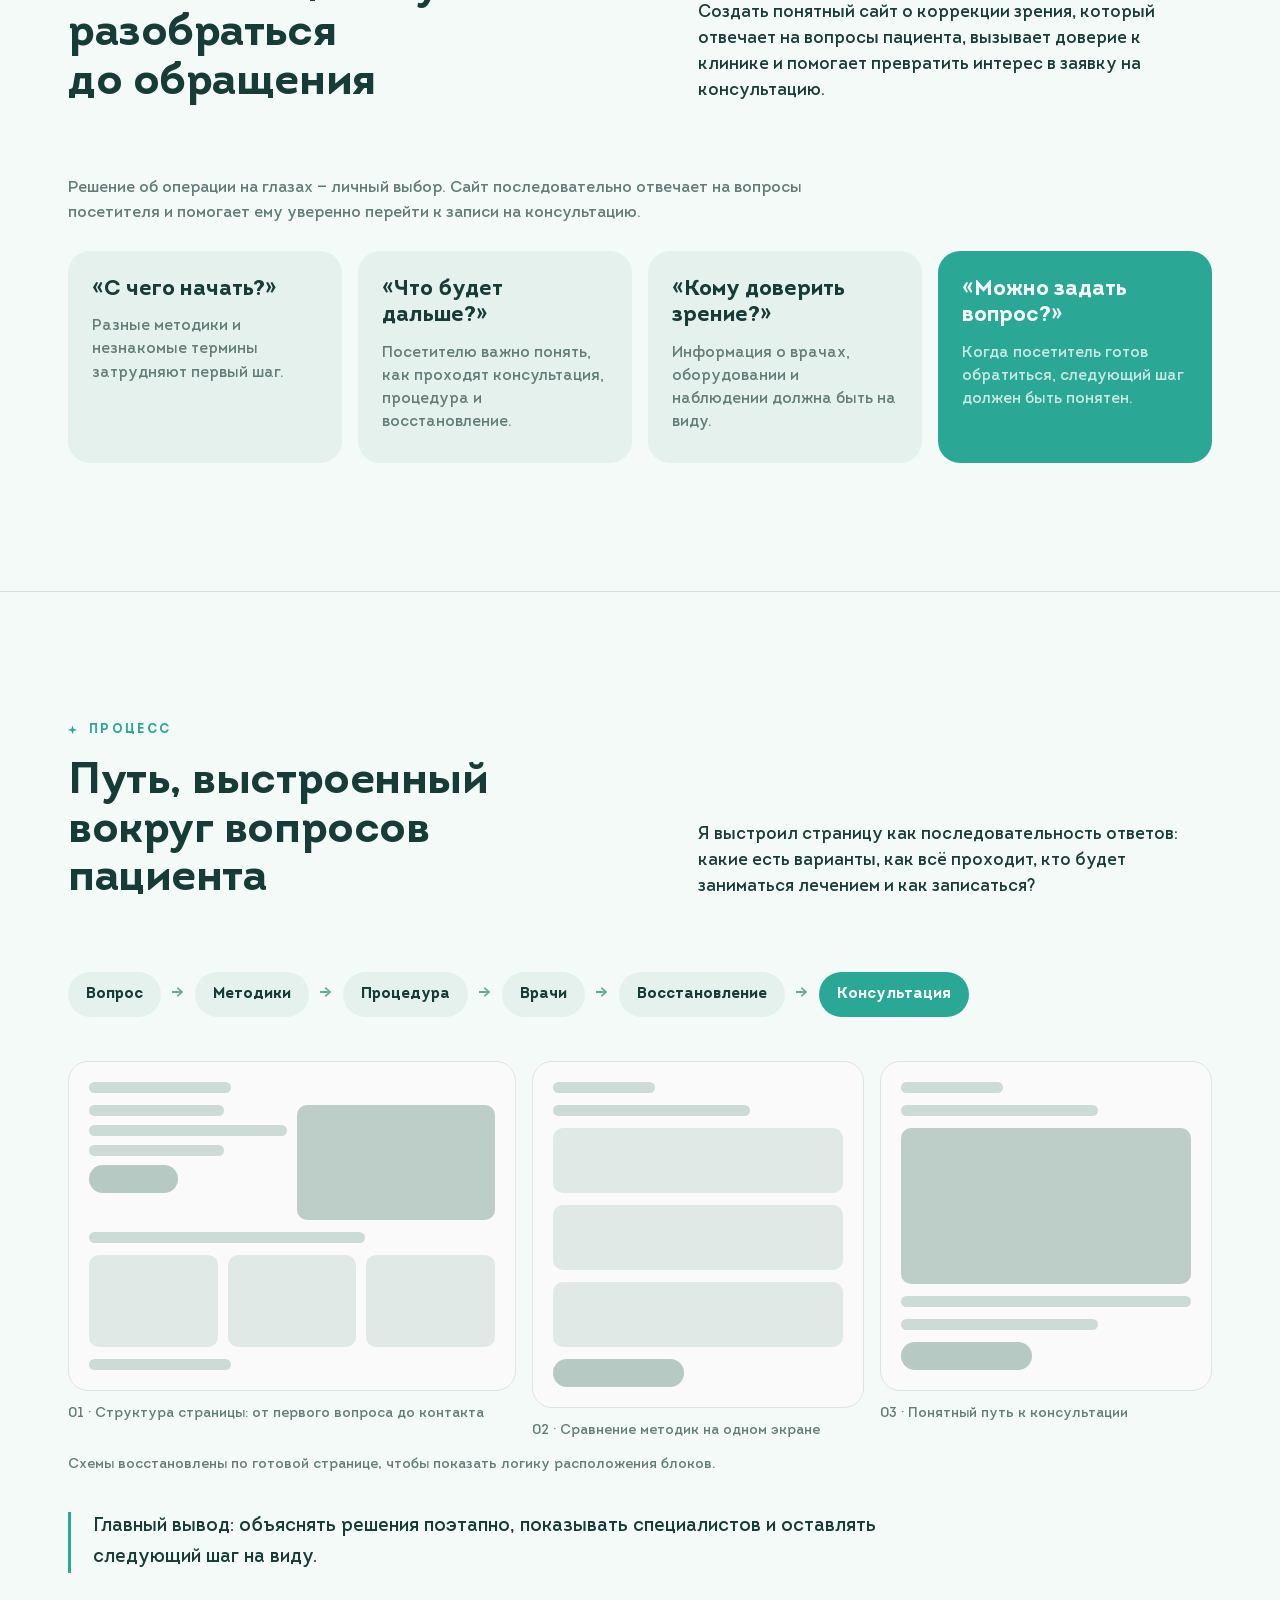
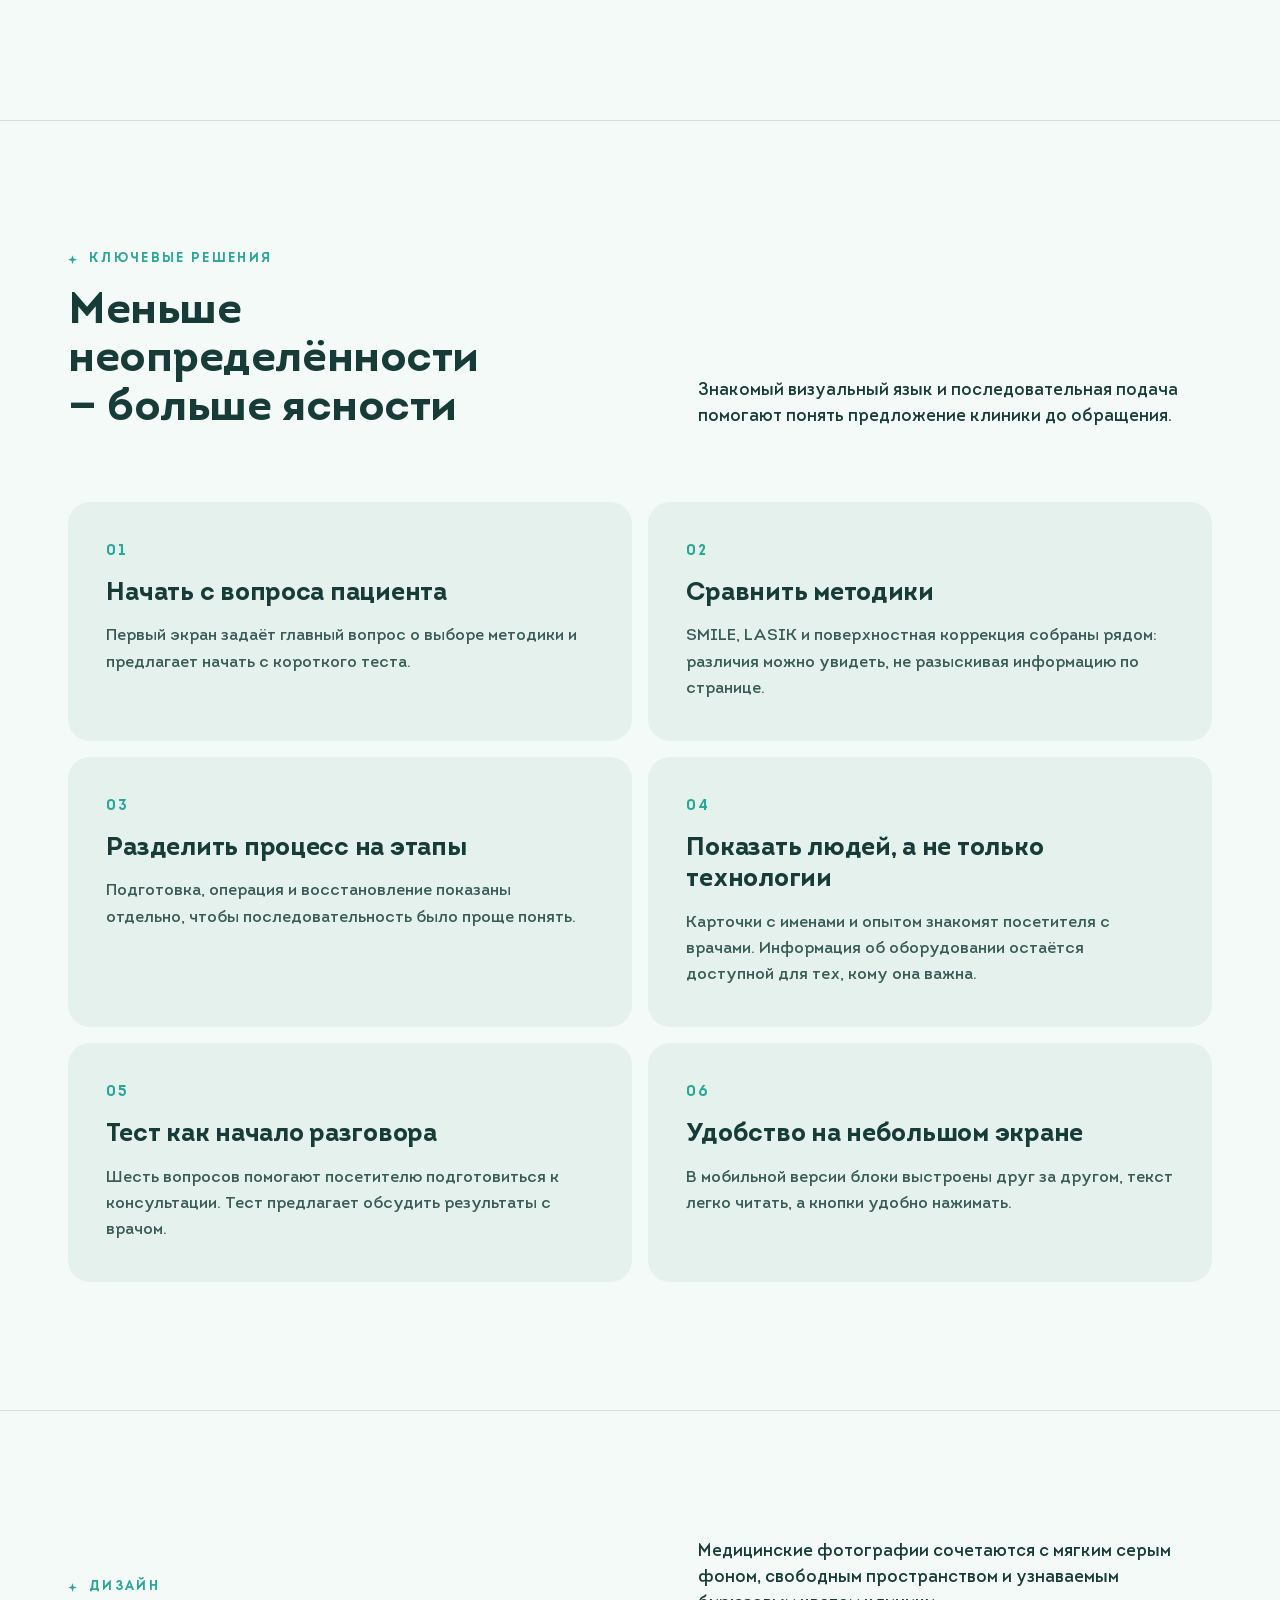
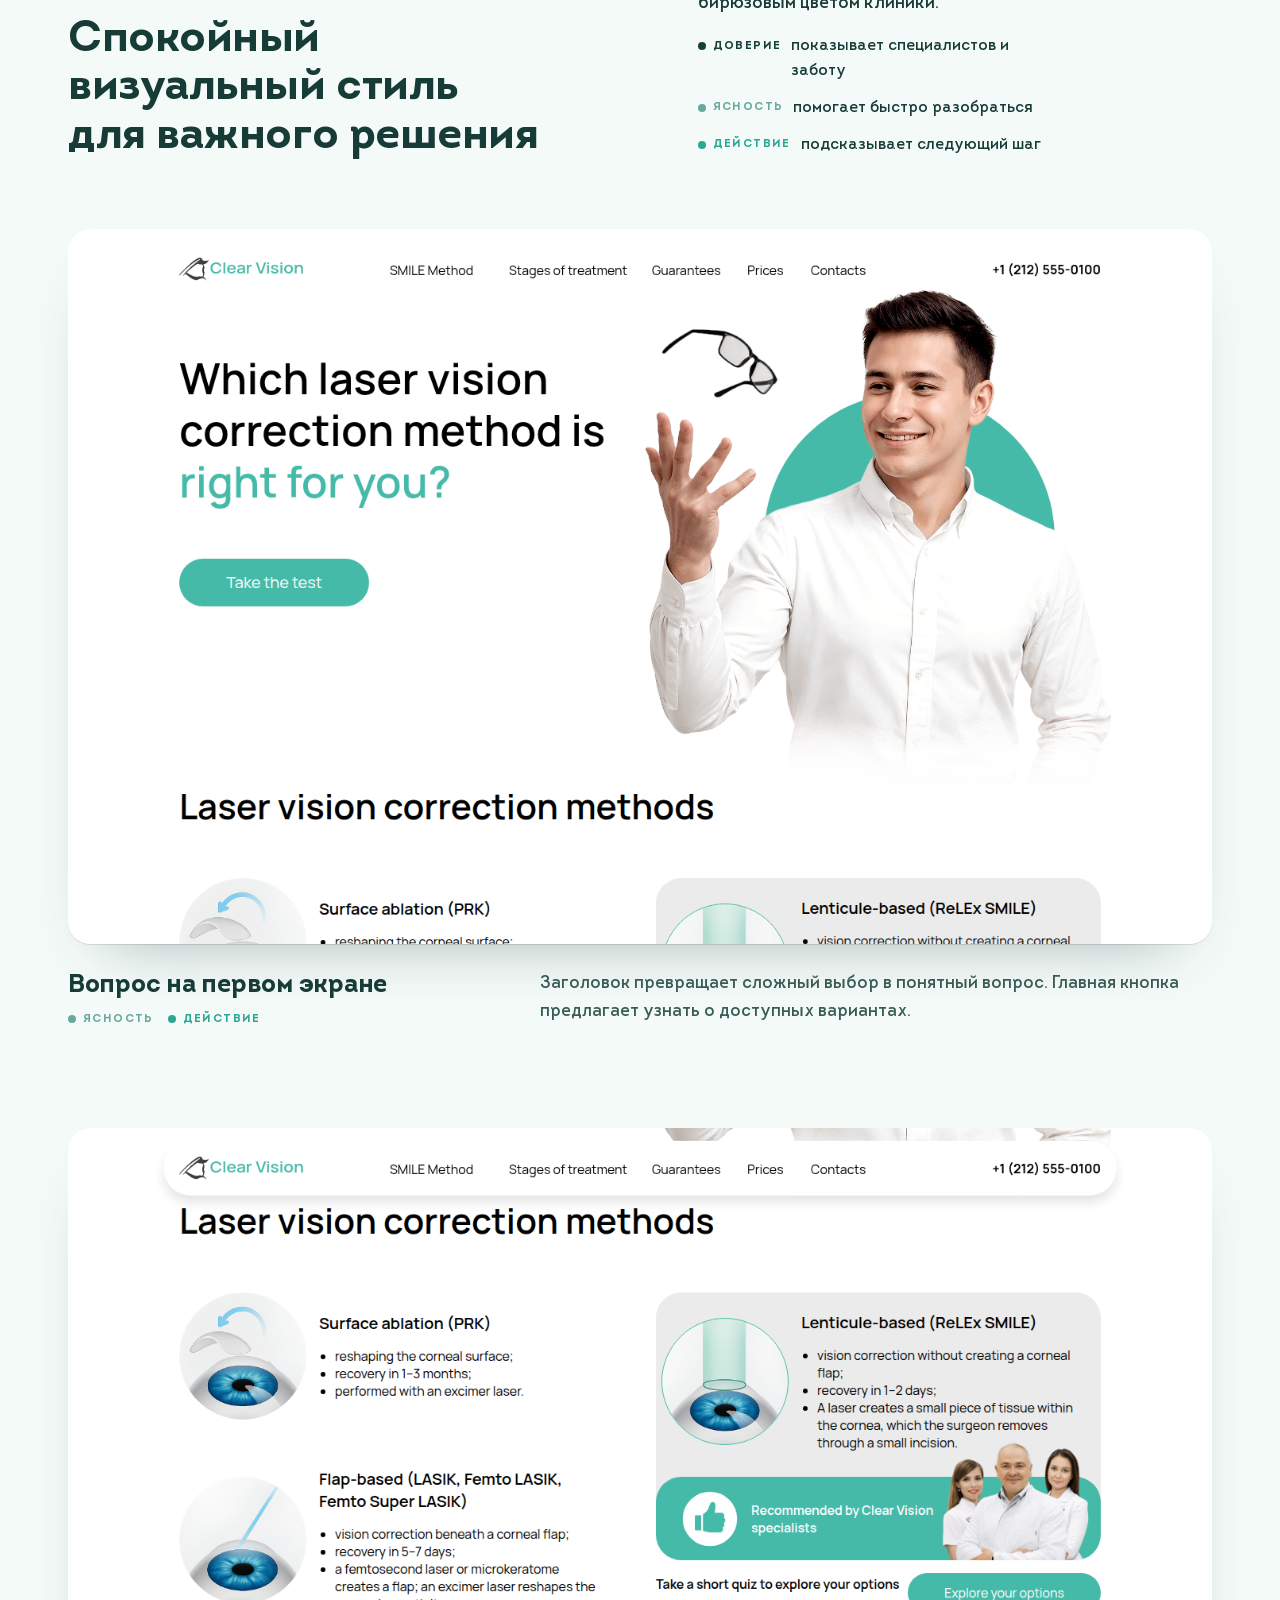
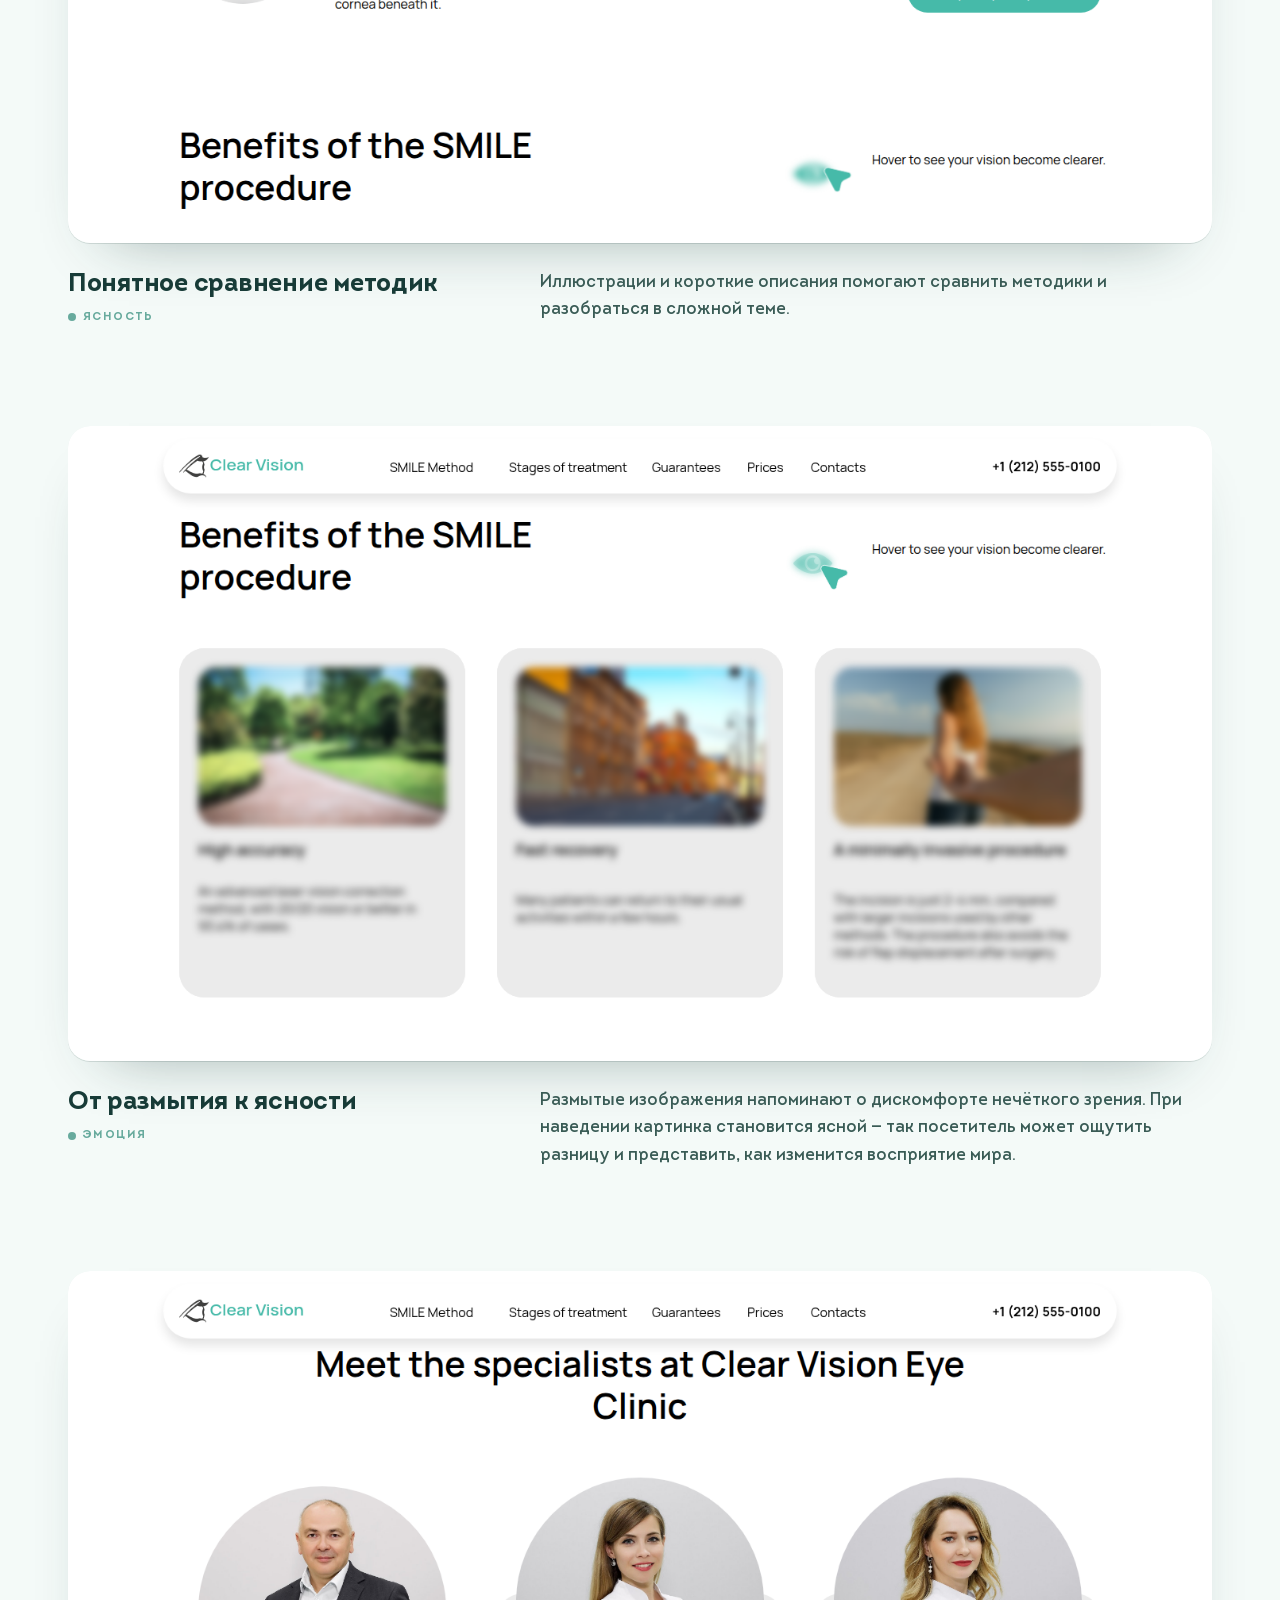
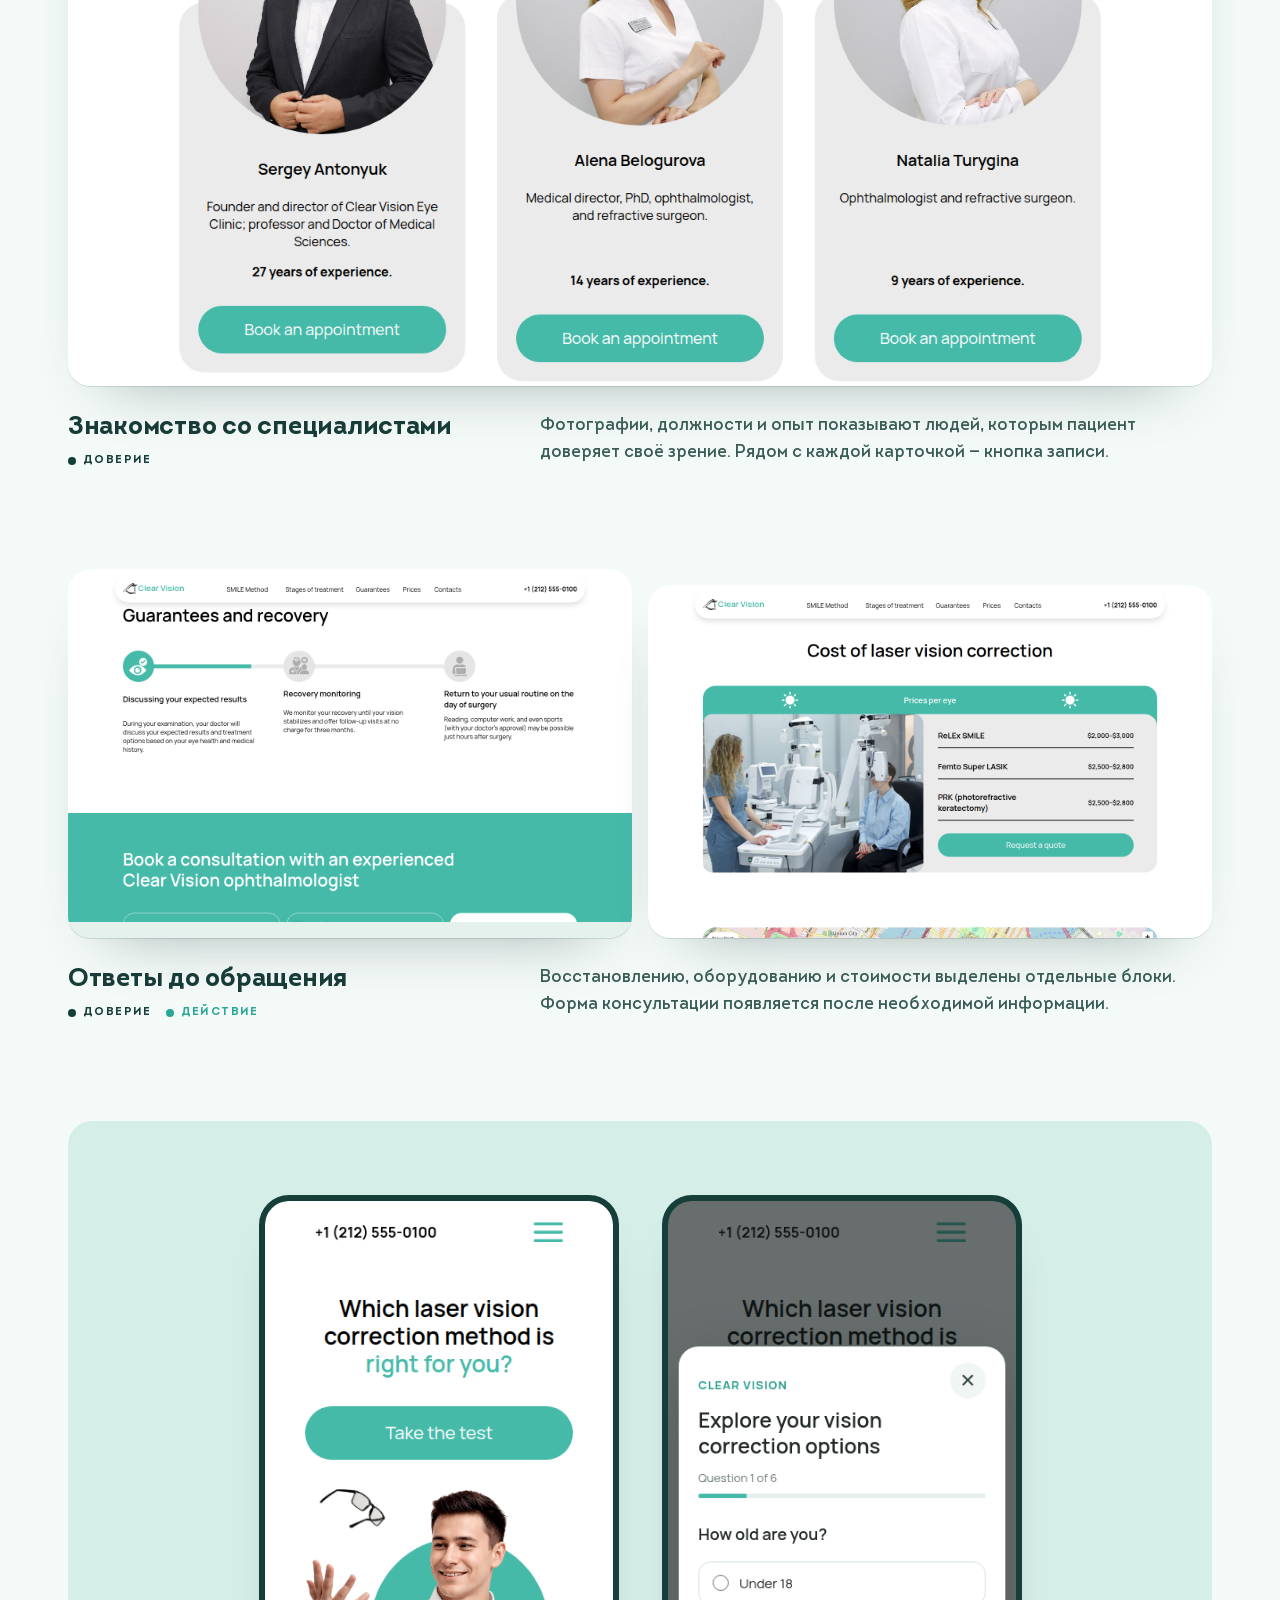
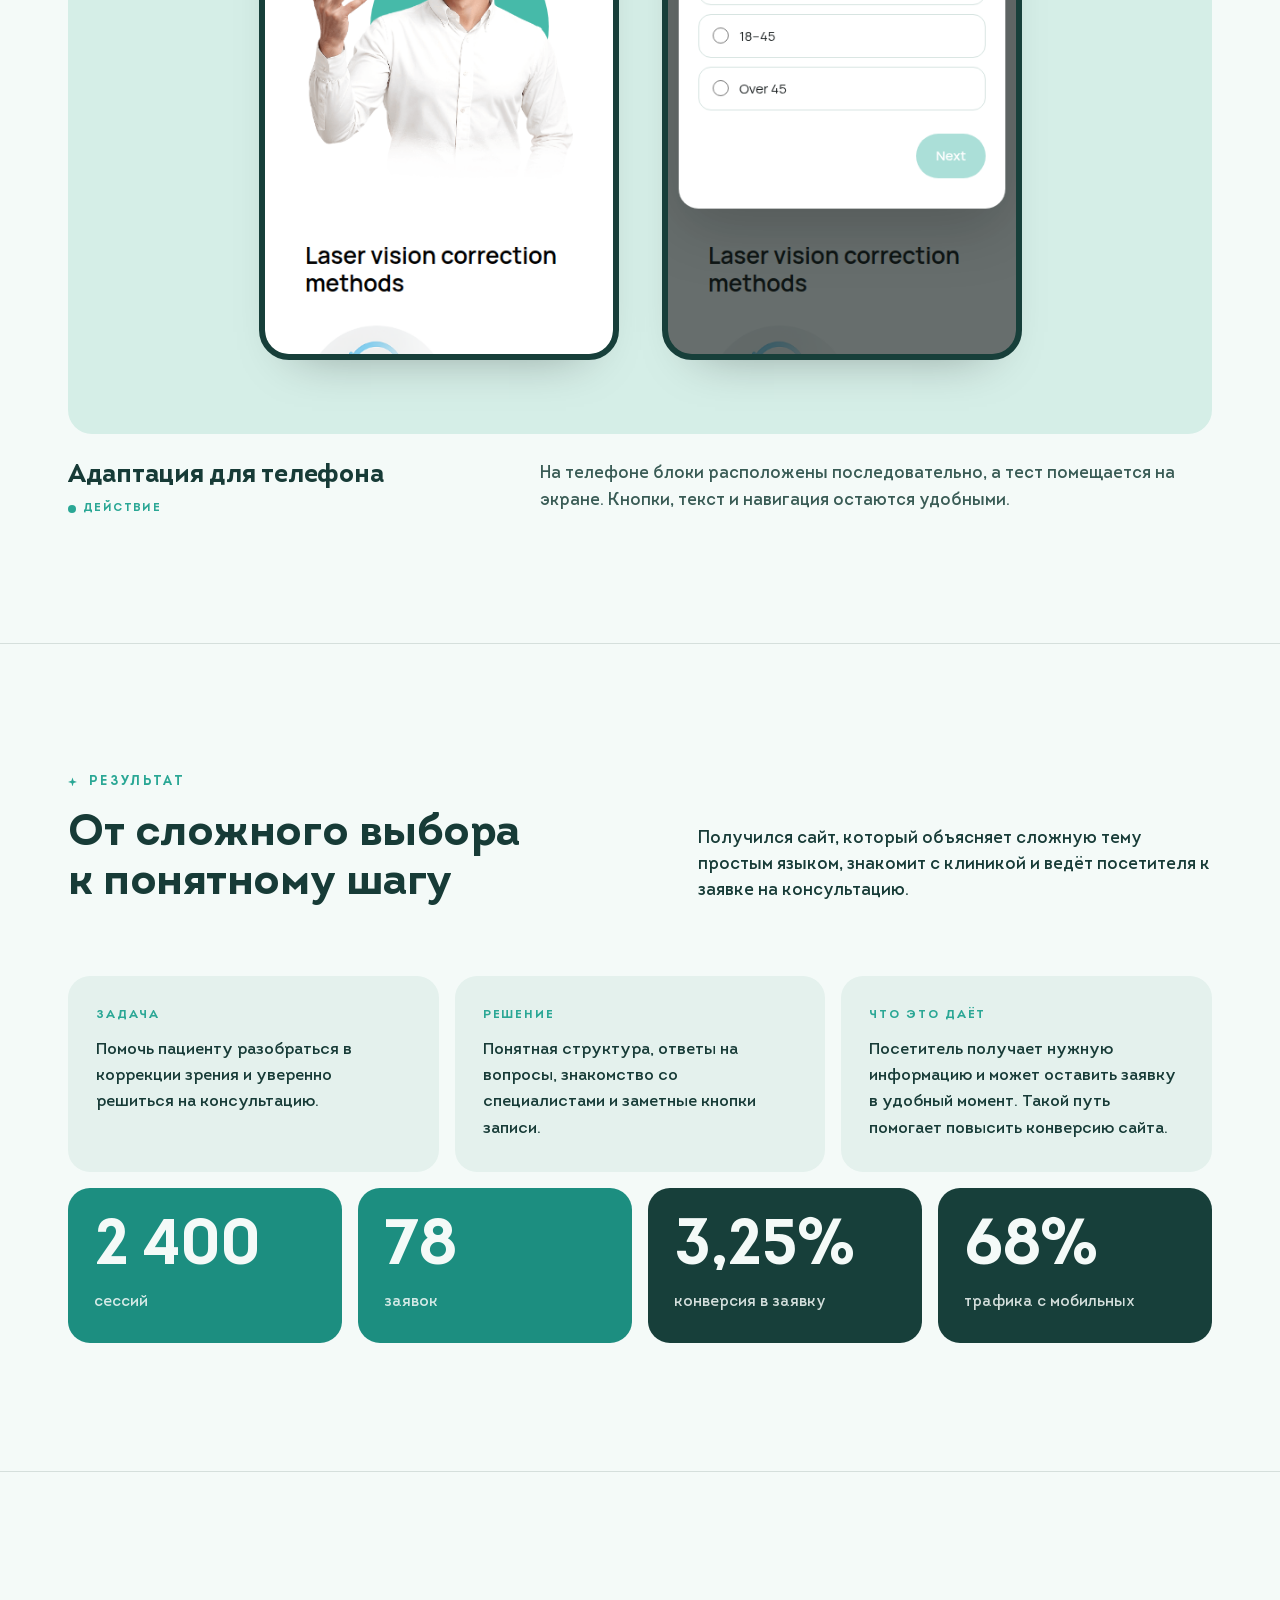
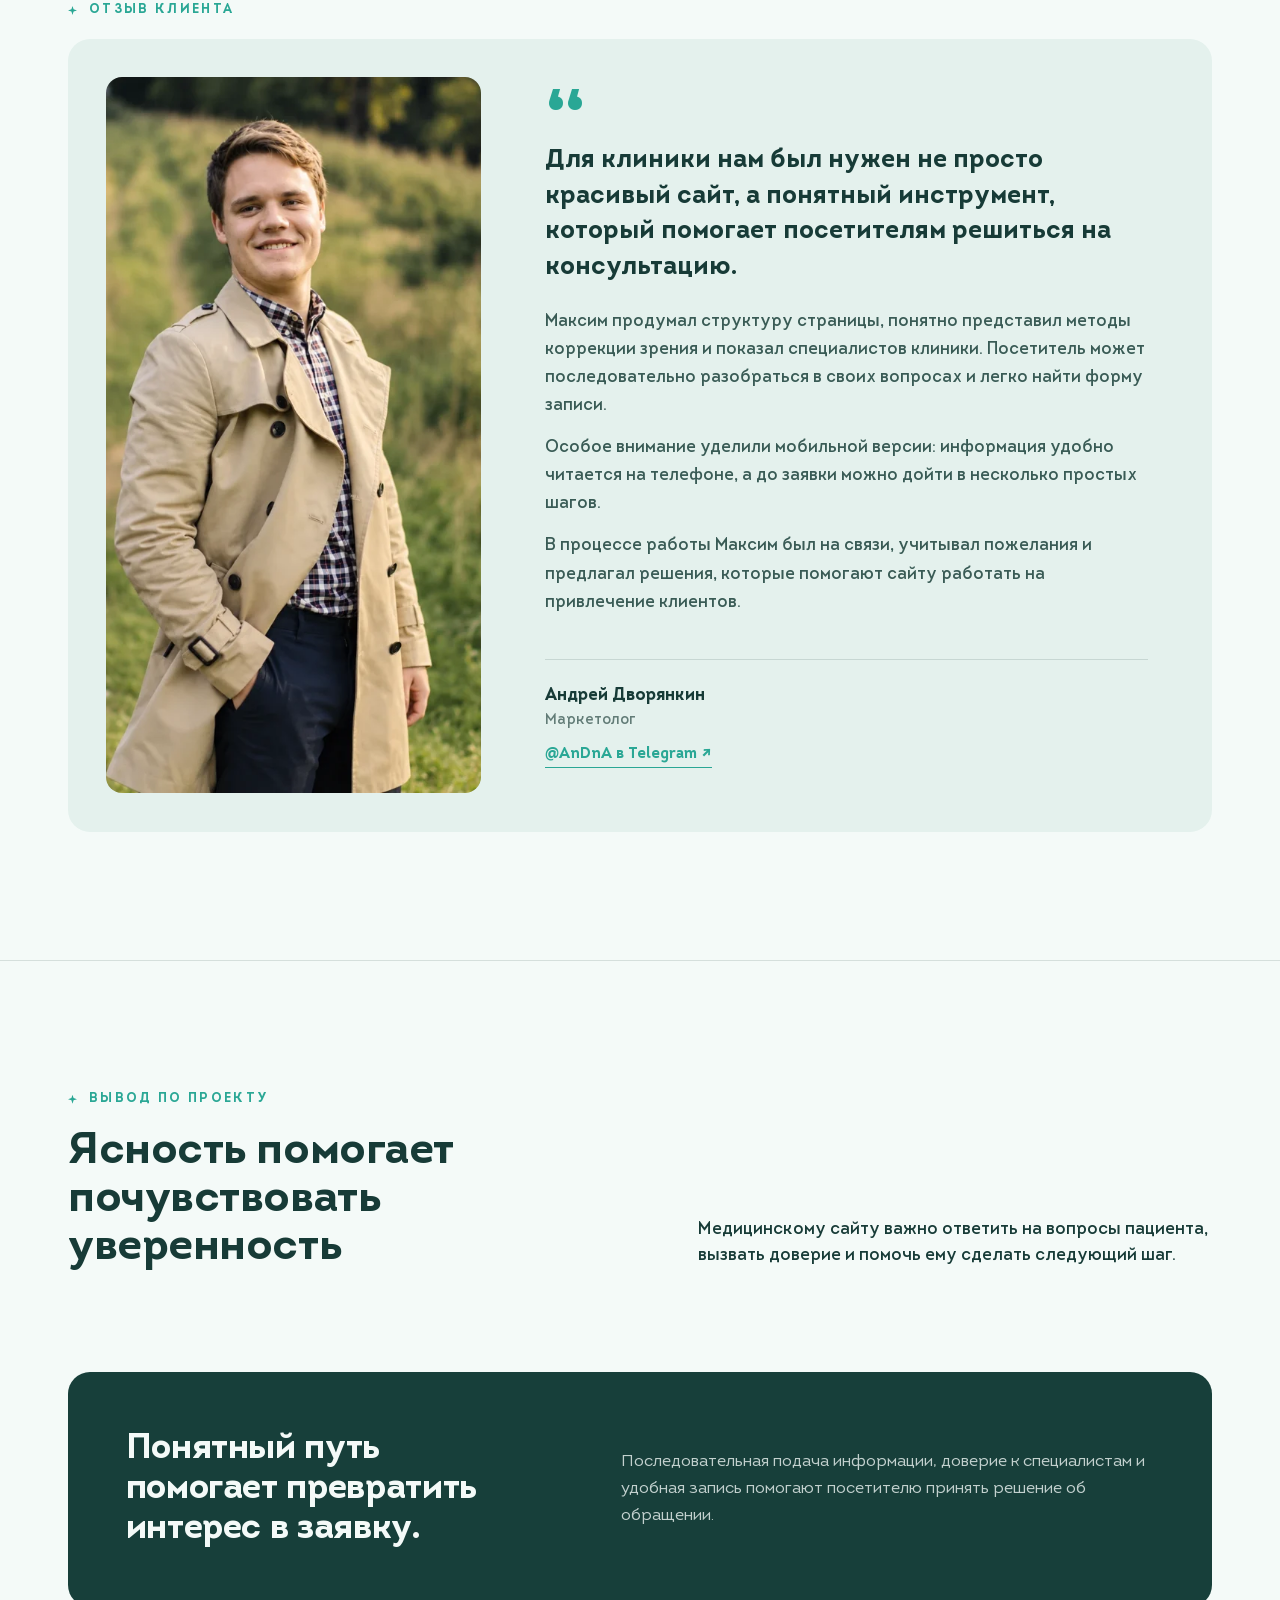
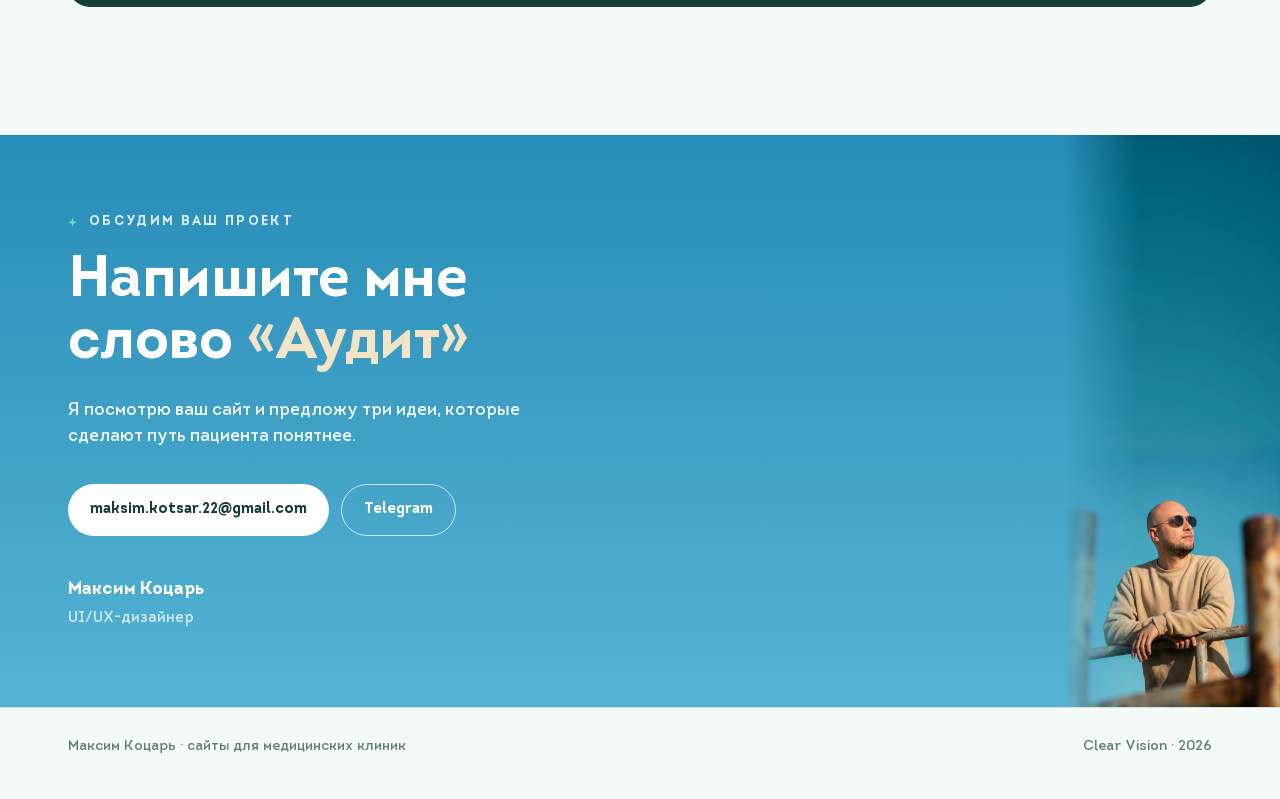
<file: ru/index.html>
<!doctype html>
<html lang="ru"><head><meta charset="utf-8"><meta name="viewport" content="width=device-width,initial-scale=1"><title>Clear Vision — кейс сайта офтальмологической клиники</title><meta name="description" content="Кейс сайта клиники зрения: понятный путь пациента к консультации и решения для повышения конверсии."><meta property="og:title" content="Clear Vision — кейс сайта клиники зрения"><meta property="og:description" content="Понятный путь пациента на сайте клиники зрения."><meta property="og:type" content="website"><link rel="stylesheet" href="../style.css?v=3"><link rel="icon" href="../assets/img/favicon-brand.png?v=1" type="image/png"><style>section[id]{scroll-margin-top:64px}</style></head>
<body><header class="bar"><div class="wrap"><span class="name-ph"><img src="../assets/img/maksim-avatar.webp" alt="" width="30" height="30">Максим Коцарь<em> · сайты для медицинских клиник</em></span><nav class="nav" aria-label="Разделы"><a href="#task">Задача</a><a href="#process">Процесс</a><a href="#decisions">Решения</a><a href="#design">Дизайн</a><a href="#result">Итог</a><a href="#reflection">Выводы</a></nav><div class="bar-r"><a class="btn" href="#contact">Связаться</a><button class="burger" type="button" aria-expanded="false" aria-controls="menu" aria-label="Открыть меню"><i></i></button></div></div><nav class="menu" id="menu" aria-label="Мобильное меню"><small>Разделы</small><a href="#task">Задача</a><a href="#process">Процесс</a><a href="#decisions">Решения</a><a href="#design">Дизайн</a><a href="#result">Итог</a><a href="#reflection">Выводы</a><a class="btn" href="#contact">Связаться</a></nav><div class="progress" aria-hidden="true"></div></header>
<main><div class="hero"><div class="wrap"><div class="hb-top"><div><div class="kicker">Кейс · Сайт клиники</div><h1><span class="hb-name">Clear Vision</span><span class="hb-sub">сайт по лазерной коррекции зрения для офтальмологической клиники</span></h1></div><div class="hb-right"><p class="lead">Сайт помогает посетителям разобраться в лазерной коррекции зрения и подводит к записи на консультацию. Понятная структура, ответы на важные вопросы и заметные кнопки помогают превращать интерес в обращения.</p><a class="site-link" href="https://clearvision.kotsardesign.com/" target="_blank" rel="noopener">Открыть сайт <span aria-hidden="true">↗</span></a></div></div><div class="teaser-frame"><a class="browser-shot" href="https://clearvision.kotsardesign.com/" target="_blank" rel="noopener" aria-label="Открыть сайт Clear Vision"><div class="browser-top" aria-hidden="true"><i></i><i></i><i></i><span>clearvision.kotsardesign.com</span></div><img src="../assets/img/desktop-hero.png?v=2" alt="Первый экран сайта Clear Vision" width="1440" height="900"></a></div><div class="hb-meta"><div><small>Проект</small><strong>Clear Vision</strong><span>сайт клиники зрения</span></div><div><small>Моя роль</small><strong>UI/UX-дизайн</strong><span>структура, прототип, дизайн, адаптив</span></div><div><small>Интерактив</small><strong>Тест из 6 шагов</strong><span>первый шаг к ответам на вопросы пациента</span></div><div class="res"><small>Результат</small><strong>78 заявок</strong><span>за первый месяц, конверсия 3,25%</span></div></div></div></div>
<section id="task"><div class="wrap"><div class="sec-head"><div><div class="kicker">Задача</div><h2>Помочь пациенту разобраться до обращения</h2></div><p class="lead">Создать понятный сайт о коррекции зрения, который отвечает на вопросы пациента, вызывает доверие к клинике и помогает превратить интерес в заявку на консультацию.</p></div><p class="obj-intro">Решение об операции на глазах — личный выбор. Сайт последовательно отвечает на вопросы посетителя и помогает ему уверенно перейти к записи на консультацию.</p><div class="objections"><div class="obj"><div class="q">«С чего начать?»</div><p>Разные методики и незнакомые термины затрудняют первый шаг.</p></div><div class="obj"><div class="q">«Что будет дальше?»</div><p>Посетителю важно понять, как проходят консультация, процедура и восстановление.</p></div><div class="obj"><div class="q">«Кому доверить зрение?»</div><p>Информация о врачах, оборудовании и наблюдении должна быть на виду.</p></div><div class="obj"><div class="q">«Можно задать вопрос?»</div><p>Когда посетитель готов обратиться, следующий шаг должен быть понятен.</p></div></div></div></section>
<section id="process"><div class="wrap"><div class="sec-head"><div><div class="kicker">Процесс</div><h2>Путь, выстроенный вокруг вопросов пациента</h2></div><p class="lead">Я выстроил страницу как последовательность ответов: какие есть варианты, как всё проходит, кто будет заниматься лечением и как записаться?</p></div><div class="journey"><span>Вопрос</span><em>→</em><span>Методики</span><em>→</em><span>Процедура</span><em>→</em><span>Врачи</span><em>→</em><span>Восстановление</span><em>→</em><span>Консультация</span></div><div class="proto-grid"><figure class="proto-figure"><div class="proto-canvas"><div class="proto-bar short"></div><div class="proto-row"><div class="proto-content"><div class="proto-bar medium"></div><div class="proto-bar"></div><div class="proto-bar medium"></div><div class="proto-button"></div></div><div class="proto-box dark"></div></div><div class="proto-bar medium"></div><div class="proto-row"><div class="proto-box"></div><div class="proto-box"></div><div class="proto-box"></div></div><div class="proto-bar short"></div></div><figcaption>01 · Структура страницы: от первого вопроса до контакта</figcaption></figure><figure class="proto-figure"><div class="proto-canvas"><div class="proto-bar short"></div><div class="proto-bar medium"></div><div class="proto-box"></div><div class="proto-box"></div><div class="proto-box"></div><div class="proto-button"></div></div><figcaption>02 · Сравнение методик на одном экране</figcaption></figure><figure class="proto-figure"><div class="proto-canvas"><div class="proto-bar short"></div><div class="proto-bar medium"></div><div class="proto-box dark"></div><div class="proto-bar"></div><div class="proto-bar medium"></div><div class="proto-button"></div></div><figcaption>03 · Понятный путь к консультации</figcaption></figure></div><p class="case-note">Схемы восстановлены по готовой странице, чтобы показать логику расположения блоков.</p><p class="quote-note">Главный вывод: объяснять решения поэтапно, показывать специалистов и оставлять следующий шаг на виду.</p></div></section>
<section id="decisions"><div class="wrap"><div class="sec-head"><div><div class="kicker">Ключевые решения</div><h2>Меньше неопределённости — больше ясности</h2></div><p class="lead">Знакомый визуальный язык и последовательная подача помогают понять предложение клиники до обращения.</p></div><div class="decisions"><article class="dec"><div class="n">01</div><h3>Начать с вопроса пациента</h3><p>Первый экран задаёт главный вопрос о выборе методики и предлагает начать с короткого теста.</p></article><article class="dec"><div class="n">02</div><h3>Сравнить методики</h3><p>SMILE, LASIK и поверхностная коррекция собраны рядом: различия можно увидеть, не разыскивая информацию по странице.</p></article><article class="dec"><div class="n">03</div><h3>Разделить процесс на этапы</h3><p>Подготовка, операция и восстановление показаны отдельно, чтобы последовательность было проще понять.</p></article><article class="dec"><div class="n">04</div><h3>Показать людей, а не только технологии</h3><p>Карточки с именами и опытом знакомят посетителя с врачами. Информация об оборудовании остаётся доступной для тех, кому она важна.</p></article><article class="dec"><div class="n">05</div><h3>Тест как начало разговора</h3><p>Шесть вопросов помогают посетителю подготовиться к консультации. Тест предлагает обсудить результаты с врачом.</p></article><article class="dec"><div class="n">06</div><h3>Удобство на небольшом экране</h3><p>В мобильной версии блоки выстроены друг за другом, текст легко читать, а кнопки удобно нажимать.</p></article></div></div></section>
<section id="design"><div class="wrap"><div class="sec-head"><div><div class="kicker">Дизайн</div><h2>Спокойный визуальный стиль для важного решения</h2></div><div><p class="lead">Медицинские фотографии сочетаются с мягким серым фоном, свободным пространством и узнаваемым бирюзовым цветом клиники.</p><div class="legend"><div><span class="tag t-trust">Доверие</span> показывает специалистов и заботу</div><div><span class="tag t-want">Ясность</span> помогает быстро разобраться</div><div><span class="tag t-buy">Действие</span> подсказывает следующий шаг</div></div></div></div><figure class="shot"><div class="media"><img src="../assets/img/desktop-hero.png?v=2" alt="Первый экран сайта Clear Vision с кнопкой теста" loading="lazy" width="1440" height="900"></div><figcaption class="cap"><h3>Вопрос на первом экране<span class="tags"><span class="tag t-want">Ясность</span><span class="tag t-buy">Действие</span></span></h3><p>Заголовок превращает сложный выбор в понятный вопрос. Главная кнопка предлагает узнать о доступных вариантах.</p></figcaption></figure><figure class="shot"><div class="media"><img src="../assets/img/methods.png?v=2" alt="Сравнение методов коррекции зрения" loading="lazy" width="1440" height="900"></div><figcaption class="cap"><h3>Понятное сравнение методик<span class="tags"><span class="tag t-want">Ясность</span></span></h3><p>Иллюстрации и короткие описания помогают сравнить методики и разобраться в сложной теме.</p></figcaption></figure><figure class="shot"><div class="media"><img src="../assets/img/benefits.png" alt="Интерактивные карточки с размытым изображением в разделе преимуществ SMILE" loading="lazy" width="1440" height="800"></div><figcaption class="cap"><h3>От размытия к ясности<span class="tags"><span class="tag t-want">Эмоция</span></span></h3><p>Размытые изображения напоминают о дискомфорте нечёткого зрения. При наведении картинка становится ясной — так посетитель может ощутить разницу и представить, как изменится восприятие мира.</p></figcaption></figure><figure class="shot"><div class="media"><img src="../assets/img/doctors.png?v=2" alt="Карточки специалистов и кнопки записи" loading="lazy" width="1440" height="900"></div><figcaption class="cap"><h3>Знакомство со специалистами<span class="tags"><span class="tag t-trust">Доверие</span></span></h3><p>Фотографии, должности и опыт показывают людей, которым пациент доверяет своё зрение. Рядом с каждой карточкой — кнопка записи.</p></figcaption></figure><figure class="shot"><div class="showcase-pair"><div class="media"><img src="../assets/img/recovery.png?v=2" alt="Информация о восстановлении и форма консультации" loading="lazy" width="1440" height="900"></div><div class="media"><img src="../assets/img/price.png?v=2" alt="Раздел стоимости коррекции зрения" loading="lazy" width="1440" height="900"></div></div><figcaption class="cap"><h3>Ответы до обращения<span class="tags"><span class="tag t-trust">Доверие</span><span class="tag t-buy">Действие</span></span></h3><p>Восстановлению, оборудованию и стоимости выделены отдельные блоки. Форма консультации появляется после необходимой информации.</p></figcaption></figure><figure class="shot"><div class="mobile-stage"><div class="phones"><div class="phone"><img src="../assets/img/mobile-hero.png?v=2" alt="Главная страница на телефоне" loading="lazy" width="390" height="844"></div><div class="phone"><img src="../assets/img/mobile-quiz.png?v=2" alt="Тест на телефоне" loading="lazy" width="390" height="844"></div></div></div><figcaption class="cap"><h3>Адаптация для телефона<span class="tags"><span class="tag t-buy">Действие</span></span></h3><p>На телефоне блоки расположены последовательно, а тест помещается на экране. Кнопки, текст и навигация остаются удобными.</p></figcaption></figure></div></section>
<section id="result"><div class="wrap"><div class="sec-head"><div><div class="kicker">Результат</div><h2>От сложного выбора к понятному шагу</h2></div><p class="lead">Получился сайт, который объясняет сложную тему простым языком, знакомит с клиникой и ведёт посетителя к заявке на консультацию.</p></div><div class="ba"><div><small>Задача</small><p>Помочь пациенту разобраться в коррекции зрения и уверенно решиться на консультацию.</p></div><div><small>Решение</small><p>Понятная структура, ответы на вопросы, знакомство со специалистами и заметные кнопки записи.</p></div><div><small>Что это даёт</small><p>Посетитель получает нужную информацию и может оставить заявку в удобный момент. Такой путь помогает повысить конверсию сайта.</p></div></div><div class="stats"><div class="stat"><b>2 400</b><span>сессий</span></div><div class="stat"><b>78</b><span>заявок</span></div><div class="stat"><b>3,25%</b><span>конверсия в заявку</span></div><div class="stat"><b>68%</b><span>трафика с мобильных</span></div></div></div></section>
<section id="review"><div class="wrap"><div class="kicker">Отзыв клиента</div><figure class="review"><div class="review-photo"><img src="../assets/img/review-andrey.webp" alt="Андрей Дворянкин" width="800" height="960" loading="lazy"></div><div><div class="q-mark" aria-hidden="true">“</div><blockquote><p class="q-lead">Для клиники нам был нужен не просто красивый сайт, а понятный инструмент, который помогает посетителям решиться на консультацию.</p><p>Максим продумал структуру страницы, понятно представил методы коррекции зрения и показал специалистов клиники. Посетитель может последовательно разобраться в своих вопросах и легко найти форму записи.</p><p>Особое внимание уделили мобильной версии: информация удобно читается на телефоне, а до заявки можно дойти в несколько простых шагов.</p><p>В процессе работы Максим был на связи, учитывал пожелания и предлагал решения, которые помогают сайту работать на привлечение клиентов.</p></blockquote><div class="who"><b>Андрей Дворянкин</b>Маркетолог<a class="tg" href="https://t.me/AnDnA" target="_blank" rel="noopener">@AnDnA в Telegram ↗</a></div></div></figure></div></section><section id="reflection"><div class="wrap"><div class="sec-head"><div><div class="kicker">Вывод по проекту</div><h2>Ясность помогает почувствовать уверенность</h2></div><p class="lead">Медицинскому сайту важно ответить на вопросы пациента, вызвать доверие и помочь ему сделать следующий шаг.</p></div><div class="motion-note"><h3>Понятный путь помогает превратить интерес в заявку.</h3><p>Последовательная подача информации, доверие к специалистам и удобная запись помогают посетителю принять решение об обращении.</p></div></div></section>
<section id="contact" class="contact"><picture class="contact-bg"><source media="(max-width:860px)" srcset="../assets/img/contact-mobile.webp" width="751" height="2000"><img src="../assets/img/contact-desktop.webp" alt="Максим Коцарь" width="1672" height="941" loading="lazy"></picture><div class="wrap contact-grid"><div class="cta"><div class="kicker">Обсудим ваш проект</div><h2>Напишите мне слово <em>«Аудит»</em></h2><p class="lead">Я посмотрю ваш сайт и предложу три идеи, которые сделают путь пациента понятнее.</p><div class="links"><a class="btn" href="mailto:maksim.kotsar.22@gmail.com?subject=%D0%90%D1%83%D0%B4%D0%B8%D1%82">maksim.kotsar.22@gmail.com</a><a class="btn ghost" href="https://t.me/maksimkotsar" target="_blank" rel="noopener">Telegram</a></div><p class="sign"><b>Максим Коцарь</b>UI/UX-дизайнер</p></div></div></section></main><footer><div class="wrap"><span>Максим Коцарь · сайты для медицинских клиник</span><span>Clear Vision · 2026</span></div></footer><script src="script.js" defer></script></body></html>
</file>
<file: style.css>
@font-face{font-family:Intro;src:url(assets/fonts/Intro-Regular.woff) format("woff");font-weight:400;font-display:swap}
@font-face{font-family:Intro;src:url(assets/fonts/Intro-Book.woff) format("woff");font-weight:300;font-display:swap}
@font-face{font-family:Intro;src:url(assets/fonts/Intro-Bold.woff) format("woff");font-weight:700;font-display:swap}
:root{
  --bg:#F4FAF8;--paper:#E4F1ED;--ink:#173B37;--muted:#627C77;--line:rgba(23,59,55,.14);
  --wine:#2AA795;--olive:#67AA9D;--forest:#173F3A;--ph:#D3D0C8;--ph-ink:#7B7970;
  --r:22px;--gut:clamp(16px,4vw,48px);--max:1240px;
}
*{box-sizing:border-box}
html{scroll-behavior:smooth}
body{margin:0;background:var(--bg);color:var(--ink);font:400 18px/1.6 Intro,"Segoe UI",system-ui,sans-serif;-webkit-font-smoothing:antialiased}
img,video{display:block;max-width:100%;height:auto}
a{color:inherit}
.wrap{max-width:var(--max);margin:0 auto;padding:0 var(--gut)}
.narrow{max-width:820px}
h1,h2,h3{font-weight:700;line-height:1.08;letter-spacing:-.01em;margin:0}
h1{font-size:clamp(40px,7vw,92px)}
h2{font-size:clamp(32px,4.6vw,58px)}
h3{font-size:clamp(21px,2.1vw,26px);line-height:1.2}
p{margin:0 0 1em}
.kicker{font-size:13px;letter-spacing:.18em;text-transform:uppercase;color:var(--wine);font-weight:700;margin-bottom:18px;display:flex;align-items:center;gap:12px}
.kicker::before{content:"";width:9px;height:9px;background:var(--wine);clip-path:polygon(50% 0,62% 38%,100% 50%,62% 62%,50% 100%,38% 62%,0 50%,38% 38%)}
.lead{font-size:clamp(19px,1.8vw,23px);line-height:1.5;color:var(--ink)}
.muted{color:var(--muted)}
section{padding:clamp(72px,10vw,140px) 0}
section+section{border-top:1px solid var(--line)}
.sec-head{display:grid;grid-template-columns:minmax(0,1.1fr) minmax(0,1fr);gap:clamp(24px,5vw,80px);align-items:end;margin-bottom:clamp(40px,6vw,72px)}
.sec-head p:last-child{margin-bottom:0}
.sec-head h2{font-size:clamp(30px,3.5vw,46px);margin-bottom:-.08em;text-wrap:balance}
.sec-head .lead{font-size:clamp(17px,1.35vw,19px)}
.sec-head .muted{font-size:16px}
@media (max-width:860px){.sec-head{grid-template-columns:1fr}}

/* top bar */
.bar{position:sticky;top:0;z-index:20;background:rgba(244,250,248,.88);backdrop-filter:blur(10px);border-bottom:1px solid var(--line)}
.bar .wrap{display:flex;align-items:center;justify-content:space-between;height:64px;gap:16px}
.name-ph{display:inline-flex;align-items:center;gap:10px;font-weight:700;font-size:16px}
.name-ph img{width:30px;height:30px;border-radius:50%;flex:none;object-fit:cover}
.name-ph em{font-style:normal;font-weight:400;color:var(--muted)}
.bar-r{display:flex;align-items:center;gap:12px}
.lang{display:flex;gap:2px;font-size:13px;font-weight:700;letter-spacing:.06em}
.lang a{padding:7px 10px;border-radius:999px;text-decoration:none;color:var(--muted)}
.lang a[href]:hover{color:var(--ink)}
.lang a[aria-current]{color:var(--ink);background:var(--paper)}
.name-ph{white-space:nowrap}
@media (max-width:640px){.name-ph em{display:none}.bar .btn{padding:11px 18px}}
@media (max-width:400px){.bar-r{gap:6px}.lang a{padding:6px 7px}.bar .btn{padding:10px 14px;font-size:14px}.name-ph{gap:8px;font-size:15px}.name-ph img{display:none}}
@media (max-width:360px){.lang a{padding:5px 6px}.bar .btn{padding:9px 12px;font-size:13px}.name-ph{font-size:14px}}
.btn{display:inline-flex;align-items:center;justify-content:center;gap:10px;background:var(--wine);color:#F4FAF8;text-decoration:none;font-weight:700;font-size:15px;padding:13px 22px;border-radius:999px;transition:transform .2s,background .2s;white-space:nowrap}
.btn:hover{background:#218e80;transform:translateY(-1px)}
.btn.ghost{background:transparent;color:var(--ink);border:1.5px solid var(--ink)}
.btn.ghost:hover{background:var(--ink);color:var(--bg)}

/* placeholders */
.ph{background:var(--ph);border-radius:var(--r);display:flex;flex-direction:column;align-items:center;justify-content:center;gap:8px;text-align:center;color:var(--ph-ink);padding:24px;position:relative;overflow:hidden}
.ph::before{content:"";position:absolute;inset:14px;border:1.5px dashed rgba(123,121,112,.45);border-radius:calc(var(--r) - 8px);pointer-events:none}
.ph b{font-size:15px;letter-spacing:.06em;text-transform:uppercase}
.ph span{font-size:14px;max-width:420px;line-height:1.45}

/* hero */
.hero{padding:clamp(48px,6vw,84px) 0 clamp(56px,7vw,90px)}
.teaser img{width:100%}
.media.teaser{box-shadow:none}
.hb-top{display:grid;grid-template-columns:minmax(0,1fr) minmax(0,1fr);gap:clamp(24px,5vw,80px);align-items:end;margin-bottom:clamp(32px,4vw,48px)}
.hero h1{margin:0}
.hb-name{display:block;font-size:clamp(52px,7.4vw,104px);line-height:.95;letter-spacing:-.025em}
.hb-sub{display:block;font-size:clamp(18px,1.6vw,22px);line-height:1.3;font-weight:400;letter-spacing:0;color:var(--muted);margin-top:14px;text-wrap:balance;max-width:30ch}
.hb-right{max-width:520px;justify-self:end}
.hb-top .lead{margin:0;font-size:clamp(16px,1.3vw,18px);line-height:1.6;color:#395B55}
.site-link{display:inline-flex;align-items:center;gap:8px;margin-top:20px;padding:11px 20px;border-radius:999px;border:1.5px solid var(--ink);font-weight:700;font-size:15px;text-decoration:none;transition:background .2s,color .2s}
.site-link span{transition:transform .2s}
.site-link:hover{background:var(--ink);color:var(--bg)}
.site-link:hover span{transform:translate(2px,-2px)}
a.media.teaser{display:block}
.hb-meta{display:grid;grid-template-columns:repeat(4,minmax(0,1fr));gap:12px;margin-top:12px}
.hb-meta div{background:var(--paper);border-radius:18px;padding:20px 22px 22px}
.hb-meta small{display:block;font-size:11.5px;letter-spacing:.14em;text-transform:uppercase;color:var(--muted);margin-bottom:8px}
.hb-meta strong{display:block;font-size:18px;line-height:1.2}
.hb-meta span{display:block;font-size:14px;line-height:1.45;color:var(--muted);margin-top:4px}
.hb-meta .res{background:var(--wine);color:#F4FAF8}
.hb-meta .res small,.hb-meta .res span{color:rgba(244,250,248,.75)}
.hb-meta .res strong{font-size:22px}
@media (max-width:860px){.hb-top{grid-template-columns:1fr}.hb-right{justify-self:start}.hb-meta{grid-template-columns:1fr 1fr}}

/* task */
.obj-intro{max-width:760px;font-size:16px;color:var(--muted);margin:0 0 24px}
.objections{display:grid;grid-template-columns:repeat(4,minmax(0,1fr));gap:16px}
.obj{background:var(--paper);border-radius:var(--r);padding:26px 24px 28px}
.obj .q{font-size:22px;font-weight:700;line-height:1.2;margin-bottom:12px}
.obj p{font-size:15.5px;line-height:1.5;margin:0;color:var(--muted)}
.obj:nth-child(4){background:var(--wine);color:#F4FAF8}
.obj:nth-child(4) p{color:rgba(244,250,248,.8)}
@media (max-width:980px){.objections{grid-template-columns:1fr 1fr}}
@media (max-width:560px){.objections{grid-template-columns:1fr}}

/* process */
.journey{display:flex;flex-wrap:wrap;gap:10px;align-items:center;margin-bottom:44px}
.journey span{background:var(--paper);border-radius:999px;padding:10px 18px;font-size:15.5px;font-weight:700}
.journey span:last-child{background:var(--wine);color:#F4FAF8}
.journey em{font-style:normal;color:var(--olive)}
.wires{display:grid;grid-template-columns:minmax(0,.36fr) minmax(0,.64fr);gap:16px}
.wire-col{display:flex;flex-direction:column;gap:16px}
.wire{margin:0;display:flex;flex-direction:column}
.wire .media{background:#fff}
.wire figcaption{font-size:14.5px;color:var(--muted);margin-top:12px}
/* the long structure wireframe pans top-to-bottom inside a frame matched to the right column */
.wire.tall .media{flex:1;position:relative;min-height:320px}
.wire.tall img{position:absolute;inset:0;width:100%;height:100%;object-fit:cover;object-position:50% 0;animation:pan 22s ease-in-out infinite alternate}
@keyframes pan{0%,8%{object-position:50% 0}92%,100%{object-position:50% 100%}}
@media (max-width:860px){.wires{grid-template-columns:1fr}.wire.tall .media{flex:none;aspect-ratio:4/5}}
@media (prefers-reduced-motion:reduce){.wire.tall img{animation:none}}
.quote-note{margin-top:36px;padding-left:22px;border-left:3px solid var(--wine);font-size:19px;max-width:820px}

/* decisions */
.decisions{display:grid;grid-template-columns:1fr 1fr;gap:16px}
.dec{background:var(--paper);border-radius:var(--r);padding:clamp(26px,3vw,40px);display:flex;flex-direction:column;gap:14px}
.dec .n{font-size:15px;font-weight:700;color:var(--wine);letter-spacing:.1em}
.dec p{margin:0;font-size:16.5px;color:#395B55}
.dec.wide{grid-column:1/-1;background:var(--forest);color:#F4FAF8;display:grid;grid-template-columns:1fr 1fr;gap:clamp(20px,4vw,56px);align-items:center}
.dec.wide p{color:rgba(244,250,248,.82)}
.dec.wide .n{color:#a8e1d6}
.dec.wide video{border-radius:14px;width:100%}
@media (max-width:860px){.decisions{grid-template-columns:1fr}.dec.wide{grid-template-columns:1fr}}

/* design */
.legend{display:flex;flex-wrap:wrap;gap:12px 28px;margin-top:8px}
.legend div{display:flex;gap:10px;align-items:baseline;font-size:15.5px;max-width:360px}
.tag{display:inline-flex;align-items:center;font-size:12px;font-weight:700;letter-spacing:.1em;text-transform:uppercase;border-radius:999px;padding:6px 12px;white-space:nowrap;line-height:1}
.t-trust{background:var(--forest);color:#F4FAF8}
.t-want{background:var(--olive);color:#F4FAF8}
.t-buy{background:var(--wine);color:#F4FAF8}
.shot{margin:0 0 clamp(56px,8vw,104px)}
.shot:last-child{margin-bottom:0}
.media{border-radius:var(--r);overflow:hidden;background:var(--paper);box-shadow:0 1px 0 var(--line),0 30px 60px -40px rgba(23,59,55,.45)}
.media+.media{margin-top:16px}
.pair{display:grid;grid-template-columns:1fr 1fr;gap:16px;margin-top:16px}
.pair .media+.media{margin-top:0}
@media (max-width:720px){.pair{grid-template-columns:1fr}}
.cap{display:grid;grid-template-columns:minmax(0,1fr) minmax(0,1.6fr);gap:clamp(16px,4vw,64px);margin-top:26px;align-items:start}
.cap h3{display:flex;flex-direction:column;align-items:flex-start;gap:12px}
.cap h3 .tags{display:flex;gap:6px;flex-wrap:wrap}
.cap p{margin:0;font-size:17px;color:#395B55}
.cap .anim{display:block;margin-top:10px;font-size:14.5px;color:var(--olive)}
@media (max-width:860px){.cap{grid-template-columns:1fr;gap:12px}}
.phones{display:grid;grid-template-columns:repeat(4,minmax(0,1fr));gap:16px}
.phone{border-radius:30px;overflow:hidden;border:6px solid var(--forest);background:var(--forest)}
.phone img,.phone video{border-radius:22px}
@media (max-width:860px){.phones{grid-template-columns:repeat(2,minmax(0,1fr))}}
.motion-note{background:var(--forest);color:#F4FAF8;border-radius:var(--r);padding:clamp(32px,4.5vw,60px);display:grid;grid-template-columns:1fr 1.2fr;gap:clamp(20px,4vw,64px);align-items:center;margin-top:clamp(56px,8vw,104px)}
.motion-note h3{font-size:clamp(26px,2.8vw,36px);line-height:1.12;text-wrap:balance}
.motion-note p{color:rgba(244,250,248,.78);margin:0;font-weight:300;font-size:clamp(16px,1.3vw,18px);line-height:1.6}
@media (max-width:860px){.motion-note{grid-template-columns:1fr}}

/* results */
.ba{display:grid;grid-template-columns:repeat(3,minmax(0,1fr));gap:16px;margin-bottom:16px}
.ba div{background:var(--paper);border-radius:var(--r);padding:30px 28px}
.ba small{display:block;font-size:12px;letter-spacing:.16em;text-transform:uppercase;color:var(--wine);font-weight:700;margin-bottom:12px}
.ba p{margin:0;font-size:16.5px}
@media (max-width:860px){.ba{grid-template-columns:1fr}}
.stats{display:grid;grid-template-columns:repeat(4,minmax(0,1fr));gap:16px}
.stat{border-radius:var(--r);padding:28px 26px;background:var(--wine);color:#F4FAF8}
.stat:nth-child(n+3){background:var(--forest)}
.stat b{display:block;font-size:clamp(40px,5vw,68px);line-height:1;letter-spacing:-.02em}
.stat span{display:block;margin-top:10px;font-size:15.5px;opacity:.85}
@media (max-width:860px){.stats{grid-template-columns:minmax(0,1fr) minmax(0,1fr)}}
@media (max-width:380px){.stat{padding:22px 18px}.stat b{font-size:34px}}
.chart{background:var(--paper);border-radius:var(--r);padding:clamp(24px,3vw,40px);margin-top:16px}
.chart-head{display:flex;justify-content:space-between;gap:16px;flex-wrap:wrap;margin-bottom:28px}
.chart-head strong{font-size:18px}
.chart-head span{color:var(--wine);font-weight:700;font-size:15.5px}
.bars{display:grid;grid-template-columns:repeat(20,minmax(0,1fr));gap:6px;align-items:end;height:240px;border-bottom:1.5px solid var(--line)}
.bars div{position:relative;height:100%;display:flex;flex-direction:column;justify-content:flex-end;align-items:center}
.bars i{display:block;width:100%;background:var(--wine);border-radius:6px 6px 0 0;min-height:3px;transform-origin:bottom;transition:transform .9s cubic-bezier(.2,.7,.2,1)}
.bars div.zero i{background:rgba(127,34,41,.2)}
.bars b{font-size:13px;margin-bottom:5px}
.days{display:grid;grid-template-columns:repeat(20,minmax(0,1fr));gap:6px;margin-top:8px;font-size:12px;color:var(--muted);text-align:center}
@media (max-width:640px){.days span{visibility:hidden;white-space:nowrap}.days span:nth-child(5n+2){visibility:visible}.bars{gap:3px;height:200px}.days{gap:3px}.bars b{font-size:10px}}
.src{font-size:14px;color:var(--muted);margin-top:16px}

/* review */
.review{margin:0;display:grid;grid-template-columns:minmax(0,.62fr) minmax(0,1fr);gap:clamp(24px,5vw,72px);align-items:stretch;background:var(--paper);border-radius:var(--r);padding:clamp(20px,3vw,40px) clamp(24px,5vw,72px) clamp(20px,3vw,40px) clamp(20px,3vw,40px)}
.review-photo{border-radius:calc(var(--r) - 6px);overflow:hidden;min-height:360px}
.review>div:last-child{display:flex;flex-direction:column;justify-content:center;padding:clamp(12px,2vw,28px) 0}
.review-photo img{width:100%;height:100%;object-fit:cover;object-position:50% 20%}
.q-mark{font-size:88px;line-height:.6;height:40px;font-weight:700;color:var(--wine)}
.review blockquote{margin:0;max-width:760px}
.review blockquote p{font-size:17px;line-height:1.65;color:#395B55;margin:0 0 14px}
.review .q-lead{font-size:clamp(20px,2vw,26px);line-height:1.4;color:var(--ink);font-weight:700;margin-bottom:22px}
.review .who{margin-top:28px;padding-top:22px;border-top:1px solid var(--line);font-size:15px;color:var(--muted)}
.review .who b{display:block;font-size:17px;color:var(--ink)}
.review .who .tr{display:block;margin-top:6px;font-size:13px;font-style:italic;opacity:.8}
@media (max-width:760px){.review{grid-template-columns:minmax(0,1fr);padding:16px 16px 28px}.review-photo{aspect-ratio:1;min-height:0}.review>div:last-child{padding:0 8px}}

/* contact */
/* full-bleed photo; the text sits on the empty sky (left on desktop, top on mobile) */
/* desktop: photo pinned right at full height, its left edge dissolves into a sky gradient matched to the photo */
section.contact{position:relative;padding:0;border-top:0;overflow:hidden;color:#fff;
  background:linear-gradient(180deg,rgb(40,140,184),rgb(85,180,211));
  min-height:clamp(520px,40vw,760px);display:flex;align-items:center}
.contact-bg img{position:absolute;top:0;right:0;height:100%;width:auto;max-width:none;
  -webkit-mask-image:linear-gradient(90deg,transparent 0,#000 34%);mask-image:linear-gradient(90deg,transparent 0,#000 34%)}
.contact-grid{position:relative;width:100%;padding-top:clamp(56px,6vw,96px);padding-bottom:clamp(56px,6vw,96px)}
.cta{max-width:460px}
.cta .lead{font-size:clamp(17px,1.35vw,19px)}
.cta .kicker{color:rgba(255,255,255,.85)}.cta .kicker::before{background:#fff}
.cta h2{max-width:14ch}
.cta h2 em{font-style:normal;color:#F3E3C7}
.cta .lead{margin-top:22px;color:rgba(255,255,255,.92)}
.links{display:flex;flex-wrap:wrap;gap:12px;margin-top:34px}
.contact .btn{background:#fff;color:var(--ink)}
.contact .btn:hover{background:#F4FAF8}
.contact .btn.ghost{background:transparent;color:#fff;border-color:rgba(255,255,255,.7)}
.contact .btn.ghost:hover{background:#fff;color:var(--ink)}
.sign{margin:40px 0 0;font-size:15px;color:rgba(255,255,255,.75)}
.sign b{display:block;color:#fff;font-size:18px;margin-bottom:2px}
@media (max-width:860px){
  section.contact{min-height:calc(100vw * 2000 / 751);align-items:flex-start}
  .contact-bg img{inset:0;width:100%;object-fit:cover;object-position:50% 100%;-webkit-mask-image:none;mask-image:none}
  .contact-grid{padding-top:56px}
}
footer{border-top:1px solid var(--line);padding:28px 0 40px;font-size:14px;color:var(--muted)}
footer .wrap{display:flex;justify-content:space-between;gap:16px;flex-wrap:wrap}

/* reveal */
.rv{opacity:0;transform:translateY(28px);transition:opacity .8s ease,transform .8s cubic-bezier(.2,.7,.2,1)}
.rv.in{opacity:1;transform:none}
@media (prefers-reduced-motion:reduce){.rv{opacity:1;transform:none;transition:none}.bars i{transition:none}html{scroll-behavior:auto}}

/* section menu */
.nav{display:flex;gap:2px;margin-left:auto}
.nav a{padding:8px 12px;border-radius:999px;font-size:14.5px;font-weight:700;color:var(--muted);text-decoration:none;white-space:nowrap;transition:color .2s,background .2s}
.nav a:hover{color:var(--ink)}
.nav a.on{color:var(--ink);background:var(--paper)}
.burger{display:none;width:44px;height:44px;border:0;border-radius:50%;background:var(--paper);color:var(--ink);cursor:pointer;align-items:center;justify-content:center;flex:none}
.burger i,.burger i::before,.burger i::after{display:block;width:18px;height:2px;border-radius:1px;background:currentColor;position:relative;transition:transform .25s,background .25s}
.burger i::before,.burger i::after{content:"";position:absolute;left:0}
.burger i::before{top:-6px}.burger i::after{top:6px}
.bar.open .burger i{background:transparent}
.bar.open .burger i::before{transform:translateY(6px) rotate(45deg)}
.bar.open .burger i::after{transform:translateY(-6px) rotate(-45deg)}
.menu{display:none}
.progress{position:absolute;left:0;right:0;bottom:-1px;height:2px;background:var(--wine);transform-origin:0 50%;transform:scaleX(0)}
.bar{position:sticky}
@media (max-width:1280px){.name-ph em{display:none}}
@media (max-width:1060px){
  .nav{display:none}
  .burger{display:inline-flex}
  .menu{display:block;position:absolute;left:0;right:0;top:100%;background:var(--bg);border-bottom:1px solid var(--line);
    padding:8px var(--gut) 20px;box-shadow:0 24px 40px -24px rgba(23,59,55,.35);
    opacity:0;visibility:hidden;transform:translateY(-8px);transition:opacity .2s,transform .2s,visibility .2s}
  .bar.open .menu{opacity:1;visibility:visible;transform:none}
  .menu small{display:block;font-size:12px;letter-spacing:.14em;text-transform:uppercase;color:var(--muted);margin:10px 0 4px}
  .menu a{display:flex;justify-content:space-between;padding:14px 0;border-top:1px solid var(--line);font-size:19px;font-weight:700;text-decoration:none}
  .menu a.on{color:var(--wine)}
  .menu a::after{content:"→";color:var(--olive)}
  .menu .btn{margin-top:14px;border-top:0;justify-content:center;width:100%;font-size:16px;padding:15px}
  .menu .btn::after{content:none}
}
@media (max-width:400px){.burger{width:40px;height:40px}}
/* tags are labels, not buttons: dot + text, no pill */
.tag{background:none !important;padding:0 !important;border-radius:0 !important;gap:7px;font-size:11.5px;letter-spacing:.12em}
.tag::before{content:"";width:8px;height:8px;border-radius:50%;background:currentColor;flex:none}
.t-trust{color:var(--forest) !important}
.t-want{color:var(--olive) !important}
.t-buy{color:var(--wine) !important}
.cap h3 .tags{gap:14px !important}
.review .who .tg{display:flex;width:fit-content;align-items:center;gap:6px;margin-top:10px;font-size:15px;font-weight:700;color:var(--wine);text-decoration:none;border-bottom:1px solid currentColor}
.review .who .tg:hover{color:var(--ink)}
/* Clear Vision project palette and custom presentation */
.bar{background:rgba(244,250,248,.91)}.hb-top .lead,.dec p,.cap p{color:#395b55}.teaser-frame{background:#d2eee7;border-radius:24px;padding:clamp(20px,4.4vw,64px);position:relative;overflow:hidden}.teaser-frame:before,.teaser-frame:after{content:"";position:absolute;border-radius:50%;background:#85d3c4;opacity:.35}.teaser-frame:before{width:420px;height:420px;right:-110px;top:-160px}.teaser-frame:after{width:250px;height:250px;left:-110px;bottom:-130px}.browser-shot{position:relative;z-index:1;background:#fff;border:1px solid rgba(23,59,55,.1);border-radius:14px;overflow:hidden;box-shadow:0 22px 60px rgba(19,69,60,.17)}.browser-top{height:32px;display:flex;align-items:center;gap:6px;padding:0 14px;background:#f8faf9}.browser-top i{display:block;width:7px;height:7px;border-radius:50%;background:#b7d1cb}.browser-top span{font-size:10px;color:#78948e;margin:auto}.browser-shot img{width:100%;height:auto}.case-note{font-size:14px;color:var(--muted);margin:12px 0 0}.proto-grid{display:grid;grid-template-columns:1.35fr 1fr 1fr;gap:16px}.proto-figure{margin:0}.proto-canvas{min-height:330px;background:#f9faf9;border:1px solid #dbe6e2;border-radius:20px;padding:20px;display:flex;flex-direction:column;gap:12px}.proto-bar{height:11px;background:#cddbd7;border-radius:6px}.proto-bar.short{width:35%}.proto-bar.medium{width:68%}.proto-row{display:flex;gap:10px;flex:1}.proto-box{background:#e0e9e6;border-radius:10px;flex:1;min-height:65px}.proto-box.dark{background:#bdcec8}.proto-content{display:flex;flex-direction:column;gap:9px;flex:1}.proto-button{width:45%;height:28px;background:#b6c9c3;border-radius:18px}.proto-figure figcaption{font-size:14px;color:var(--muted);margin-top:12px}.contact .kicker::before{background:#72dbca}.demo-note{display:inline-block;margin-top:22px;font-size:14px;line-height:1.5;color:var(--muted)}.stats .stat{background:#1c8e80}.stats .stat:nth-child(n+3){background:#173f3a}.phones{grid-template-columns:repeat(2,minmax(0,1fr));max-width:790px;margin:auto}.phones .phone{max-width:360px;margin:auto;box-shadow:0 25px 50px -35px rgba(0,0,0,.4)}.showcase-pair{display:grid;grid-template-columns:1fr 1fr;gap:16px}.showcase-pair .media img{width:100%}.mobile-stage{background:#d5eee7;border-radius:24px;padding:clamp(28px,6vw,74px)}.case-badge{display:inline-flex;gap:8px;align-items:center;background:#d8eee8;color:#21695e;border-radius:999px;padding:8px 14px;font-size:13px;font-weight:700}.quote-note{border-color:#2aa795}.contact .links{flex-wrap:wrap}@media(max-width:860px){.proto-grid{grid-template-columns:1fr}.proto-canvas{min-height:230px}.showcase-pair{grid-template-columns:1fr}}@media(max-width:500px){.phones{gap:8px}.phone{border-width:4px;border-radius:22px}.phone img{border-radius:16px}.mobile-stage{padding:25px 15px}.teaser-frame{padding:18px}.browser-top{height:22px}.browser-top span{font-size:8px}}
.browser-shot{display:block;text-decoration:none}@media(min-width:861px){.hb-name{font-size:clamp(50px,5.4vw,80px);white-space:nowrap}}
.menu .btn,.menu .btn.on{color:#fff}.contact-grid{z-index:2}
</file>
